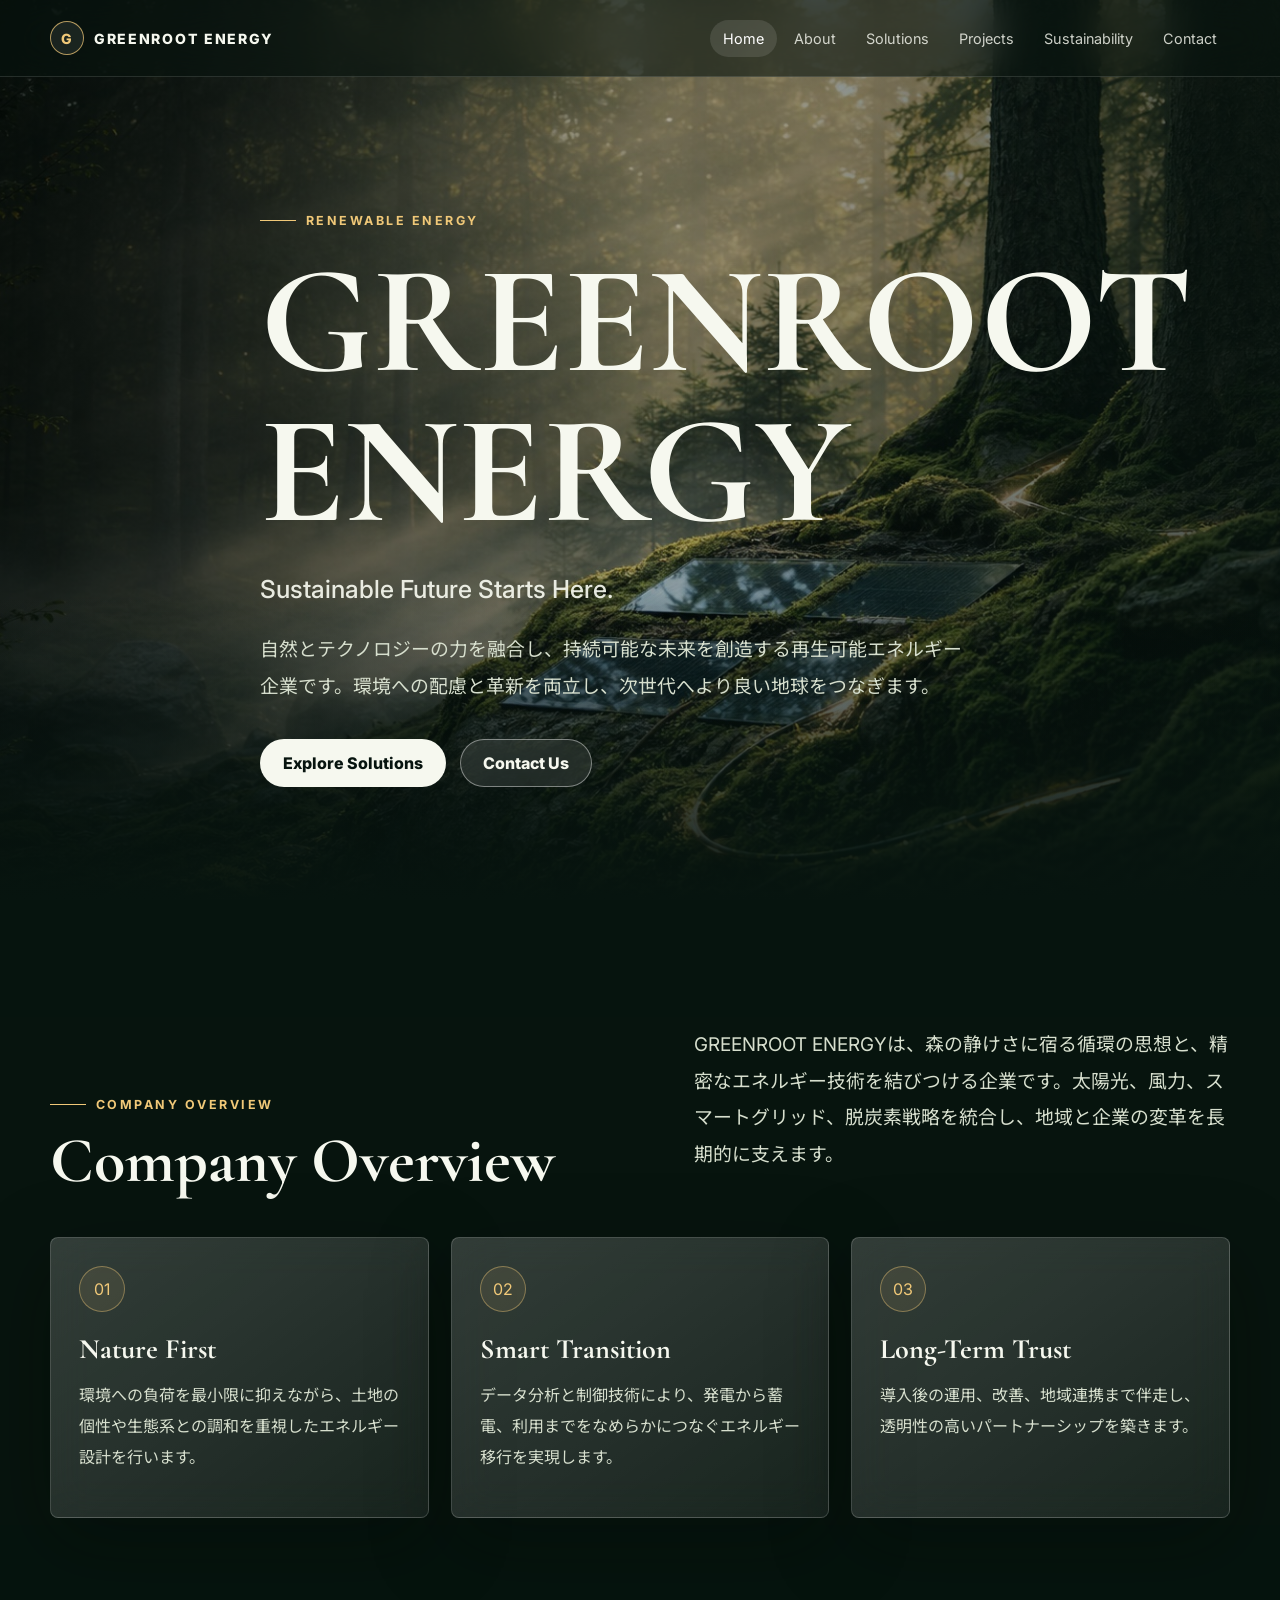
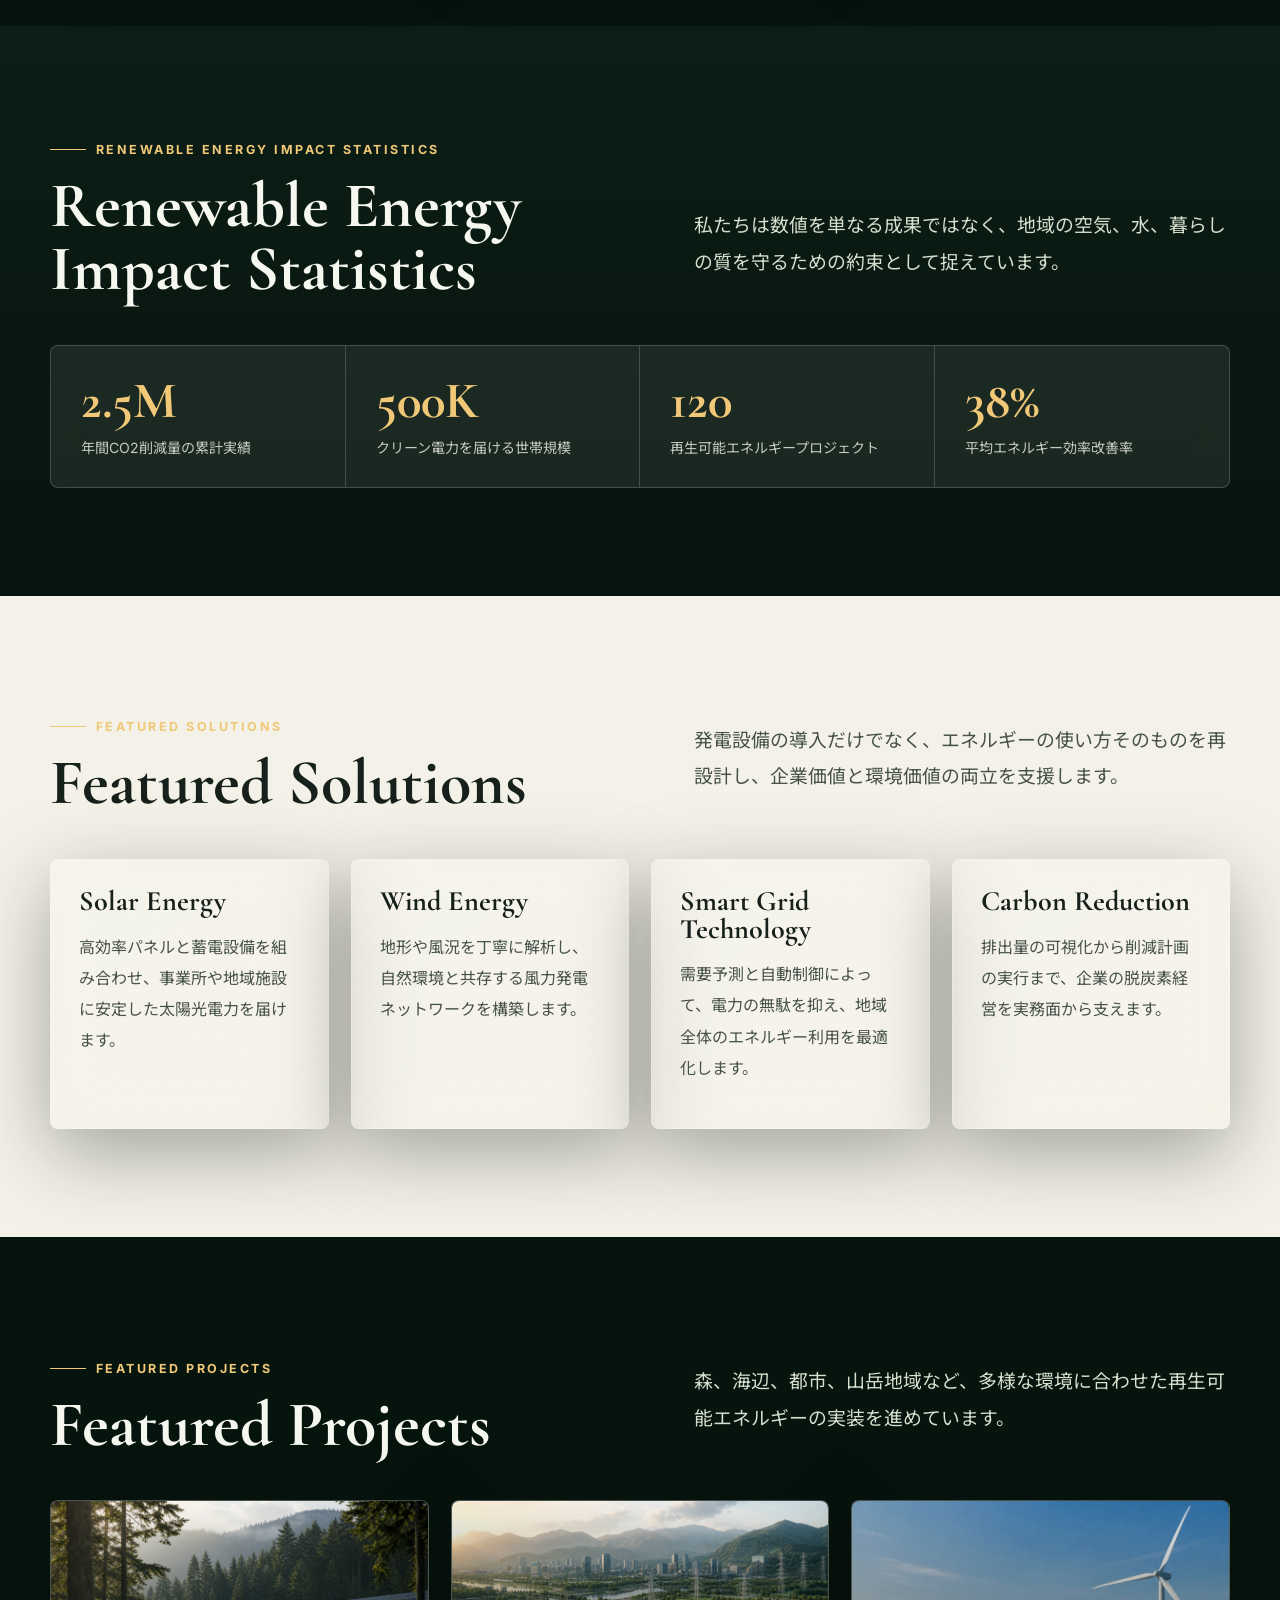
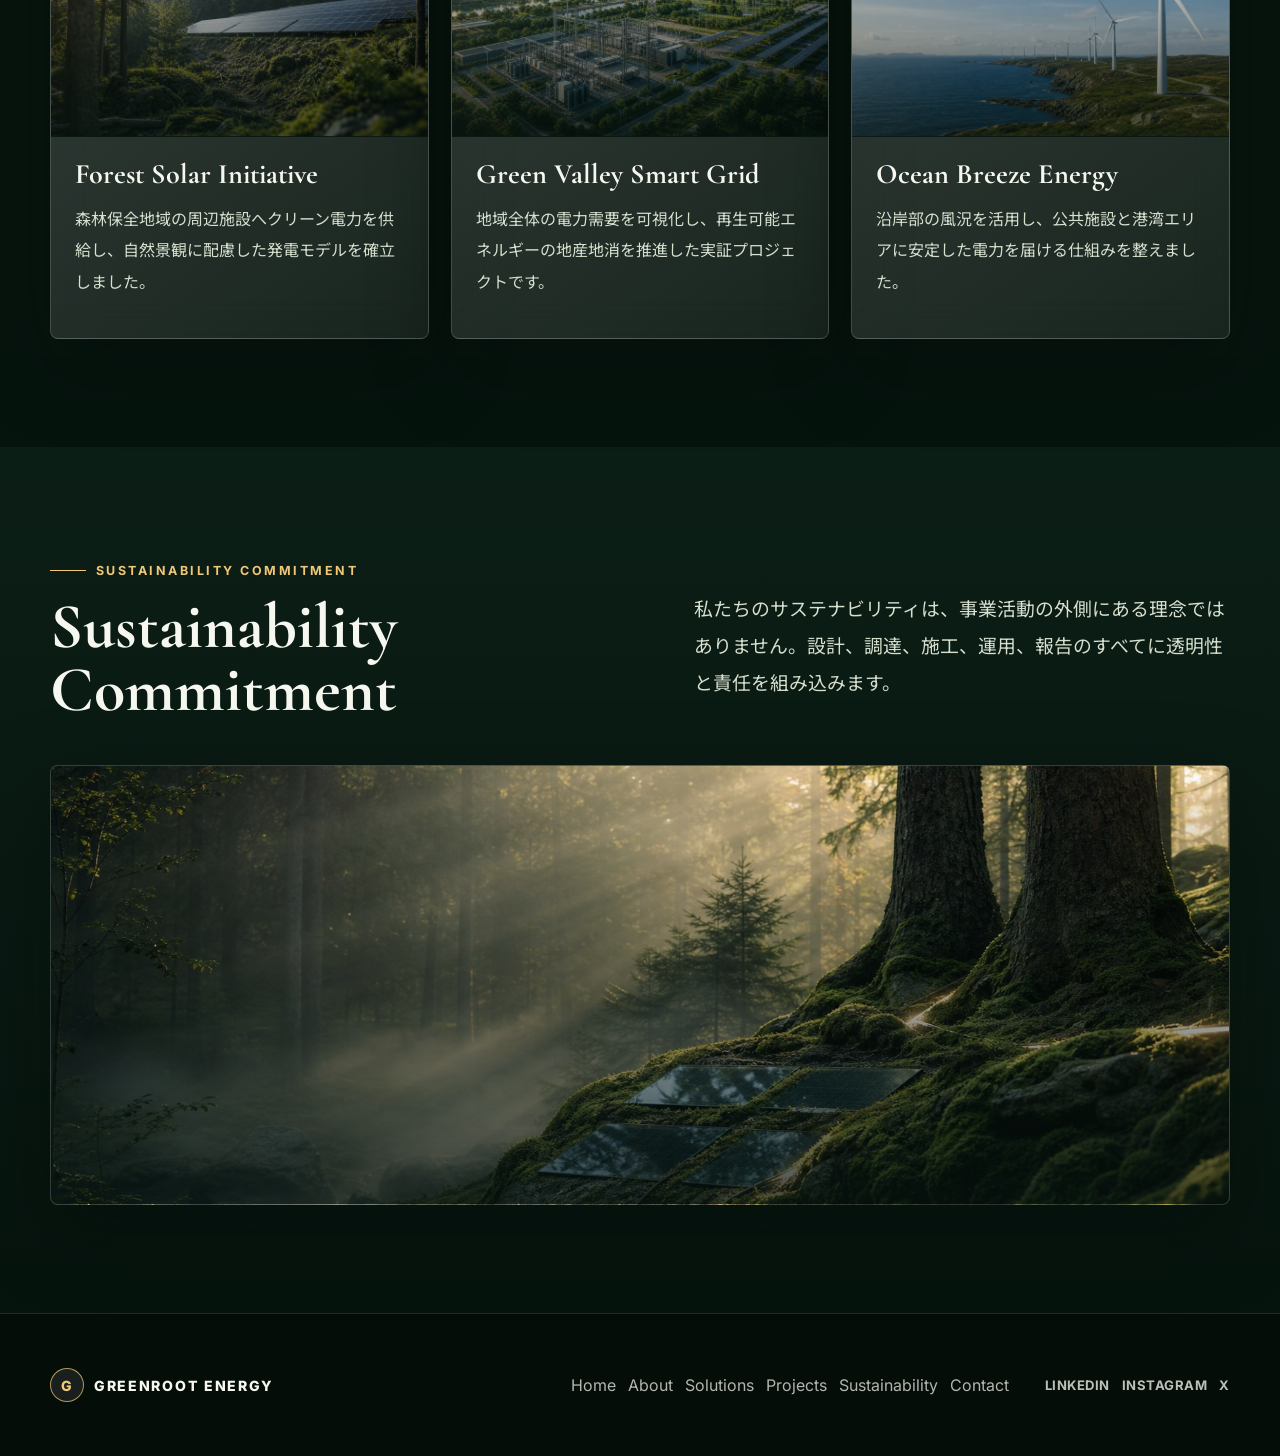
<file: index.html>
<!DOCTYPE html>
<html lang="en">
<head>
  <meta charset="UTF-8">
  <meta name="viewport" content="width=device-width, initial-scale=1.0">
  <meta name="description" content="GREENROOT ENERGY renewable energy corporate website.">
  <title>Home | GREENROOT ENERGY</title>
  <link rel="preconnect" href="https://fonts.googleapis.com">
  <link rel="preconnect" href="https://fonts.gstatic.com" crossorigin>
  <link href="https://fonts.googleapis.com/css2?family=Cormorant+Garamond:wght@600;700&family=Inter:wght@400;600;700;800&family=Noto+Sans+JP:wght@400;500;700&display=swap" rel="stylesheet">
  <link rel="stylesheet" href="assets/css/styles.css">
</head>
<body>
  <header class="site-header">
    <div class="nav-wrap">
      <a class="brand" href="index.html"><span class="brand-mark">G</span><span>GREENROOT ENERGY</span></a>
      <button class="menu-toggle" aria-label="Open navigation" aria-expanded="false"><span></span></button>
      <nav class="nav-links" aria-label="Primary navigation">
        <a class="active" href="index.html">Home</a>
        <a href="about.html">About</a>
        <a href="solutions.html">Solutions</a>
        <a href="projects.html">Projects</a>
        <a href="sustainability.html">Sustainability</a>
        <a href="contact.html">Contact</a>
      </nav>
    </div>
  </header>

  <main>
    <section class="hero">
      <div class="container hero-content reveal">
        <span class="eyebrow">Renewable Energy</span>
        <h1>GREENROOT ENERGY</h1>
        <p class="subtitle">Sustainable Future Starts Here.</p>
        <p class="lead">自然とテクノロジーの力を融合し、持続可能な未来を創造する再生可能エネルギー企業です。環境への配慮と革新を両立し、次世代へより良い地球をつなぎます。</p>
        <div class="actions">
          <a class="btn btn-primary" href="solutions.html">Explore Solutions</a>
          <a class="btn btn-secondary" href="contact.html">Contact Us</a>
        </div>
      </div>
    </section>

    <section class="section" id="overview">
      <div class="container">
        <div class="section-head reveal">
          <div>
            <span class="eyebrow">Company Overview</span>
            <h2>Company Overview</h2>
          </div>
          <p class="lead">GREENROOT ENERGYは、森の静けさに宿る循環の思想と、精密なエネルギー技術を結びつける企業です。太陽光、風力、スマートグリッド、脱炭素戦略を統合し、地域と企業の変革を長期的に支えます。</p>
        </div>
        <div class="grid grid-3">
          <article class="glass-card reveal">
            <span class="icon">01</span>
            <h3>Nature First</h3>
            <p>環境への負荷を最小限に抑えながら、土地の個性や生態系との調和を重視したエネルギー設計を行います。</p>
          </article>
          <article class="glass-card reveal">
            <span class="icon">02</span>
            <h3>Smart Transition</h3>
            <p>データ分析と制御技術により、発電から蓄電、利用までをなめらかにつなぐエネルギー移行を実現します。</p>
          </article>
          <article class="glass-card reveal">
            <span class="icon">03</span>
            <h3>Long-Term Trust</h3>
            <p>導入後の運用、改善、地域連携まで伴走し、透明性の高いパートナーシップを築きます。</p>
          </article>
        </div>
      </div>
    </section>

    <section class="section alt">
      <div class="container">
        <div class="section-head reveal">
          <div>
            <span class="eyebrow">Renewable Energy Impact Statistics</span>
            <h2>Renewable Energy Impact Statistics</h2>
          </div>
          <p class="lead">私たちは数値を単なる成果ではなく、地域の空気、水、暮らしの質を守るための約束として捉えています。</p>
        </div>
        <div class="stats-strip reveal">
          <div class="stat"><strong>2.5M</strong><span>年間CO2削減量の累計実績</span></div>
          <div class="stat"><strong>500K</strong><span>クリーン電力を届ける世帯規模</span></div>
          <div class="stat"><strong>120</strong><span>再生可能エネルギープロジェクト</span></div>
          <div class="stat"><strong>38%</strong><span>平均エネルギー効率改善率</span></div>
        </div>
      </div>
    </section>

    <section class="section light">
      <div class="container">
        <div class="section-head reveal">
          <div>
            <span class="eyebrow">Featured Solutions</span>
            <h2>Featured Solutions</h2>
          </div>
          <p class="lead">発電設備の導入だけでなく、エネルギーの使い方そのものを再設計し、企業価値と環境価値の両立を支援します。</p>
        </div>
        <div class="grid grid-4">
          <article class="glass-card reveal">
            <h3>Solar Energy</h3>
            <p>高効率パネルと蓄電設備を組み合わせ、事業所や地域施設に安定した太陽光電力を届けます。</p>
          </article>
          <article class="glass-card reveal">
            <h3>Wind Energy</h3>
            <p>地形や風況を丁寧に解析し、自然環境と共存する風力発電ネットワークを構築します。</p>
          </article>
          <article class="glass-card reveal">
            <h3>Smart Grid Technology</h3>
            <p>需要予測と自動制御によって、電力の無駄を抑え、地域全体のエネルギー利用を最適化します。</p>
          </article>
          <article class="glass-card reveal">
            <h3>Carbon Reduction</h3>
            <p>排出量の可視化から削減計画の実行まで、企業の脱炭素経営を実務面から支えます。</p>
          </article>
        </div>
      </div>
    </section>

    <section class="section">
      <div class="container">
        <div class="section-head reveal">
          <div>
            <span class="eyebrow">Featured Projects</span>
            <h2>Featured Projects</h2>
          </div>
          <p class="lead">森、海辺、都市、山岳地域など、多様な環境に合わせた再生可能エネルギーの実装を進めています。</p>
        </div>
        <div class="grid grid-3">
          <article class="project-card reveal">
            <div class="project-image">
              <img src="assets/images/home-forest-solar-initiative.jpg" alt="Solar panels integrated into a protected evergreen forest landscape">
            </div>
            <div class="project-body">
              <h3>Forest Solar Initiative</h3>
              <p>森林保全地域の周辺施設へクリーン電力を供給し、自然景観に配慮した発電モデルを確立しました。</p>
            </div>
          </article>
          <article class="project-card reveal">
            <div class="project-image">
              <img src="assets/images/home-green-valley-smart-grid.jpg" alt="Smart grid infrastructure powering a modern green city valley">
            </div>
            <div class="project-body">
              <h3>Green Valley Smart Grid</h3>
              <p>地域全体の電力需要を可視化し、再生可能エネルギーの地産地消を推進した実証プロジェクトです。</p>
            </div>
          </article>
          <article class="project-card reveal">
            <div class="project-image">
              <img src="assets/images/home-ocean-breeze-energy.jpg" alt="Coastal wind turbines along a blue ocean renewable energy site">
            </div>
            <div class="project-body">
              <h3>Ocean Breeze Energy</h3>
              <p>沿岸部の風況を活用し、公共施設と港湾エリアに安定した電力を届ける仕組みを整えました。</p>
            </div>
          </article>
        </div>
      </div>
    </section>

    <section class="section alt">
      <div class="container">
        <div class="section-head reveal">
          <div>
            <span class="eyebrow">Sustainability Commitment</span>
            <h2>Sustainability Commitment</h2>
          </div>
          <p class="lead">私たちのサステナビリティは、事業活動の外側にある理念ではありません。設計、調達、施工、運用、報告のすべてに透明性と責任を組み込みます。</p>
        </div>
        <div class="feature-media reveal"></div>
      </div>
    </section>
  </main>

  <footer class="site-footer">
    <div class="container footer-grid">
      <a class="brand" href="index.html"><span class="brand-mark">G</span><span>GREENROOT ENERGY</span></a>
      <nav class="footer-links" aria-label="Footer navigation">
        <a href="index.html">Home</a><a href="about.html">About</a><a href="solutions.html">Solutions</a><a href="projects.html">Projects</a><a href="sustainability.html">Sustainability</a><a href="contact.html">Contact</a>
      </nav>
      <div class="social-links" aria-label="Social links">
        <a href="#" aria-label="LinkedIn">LinkedIn</a><a href="#" aria-label="Instagram">Instagram</a><a href="#" aria-label="X">X</a>
      </div>
    </div>
  </footer>
  <script src="assets/js/main.js"></script>
</body>
</html>
</file>
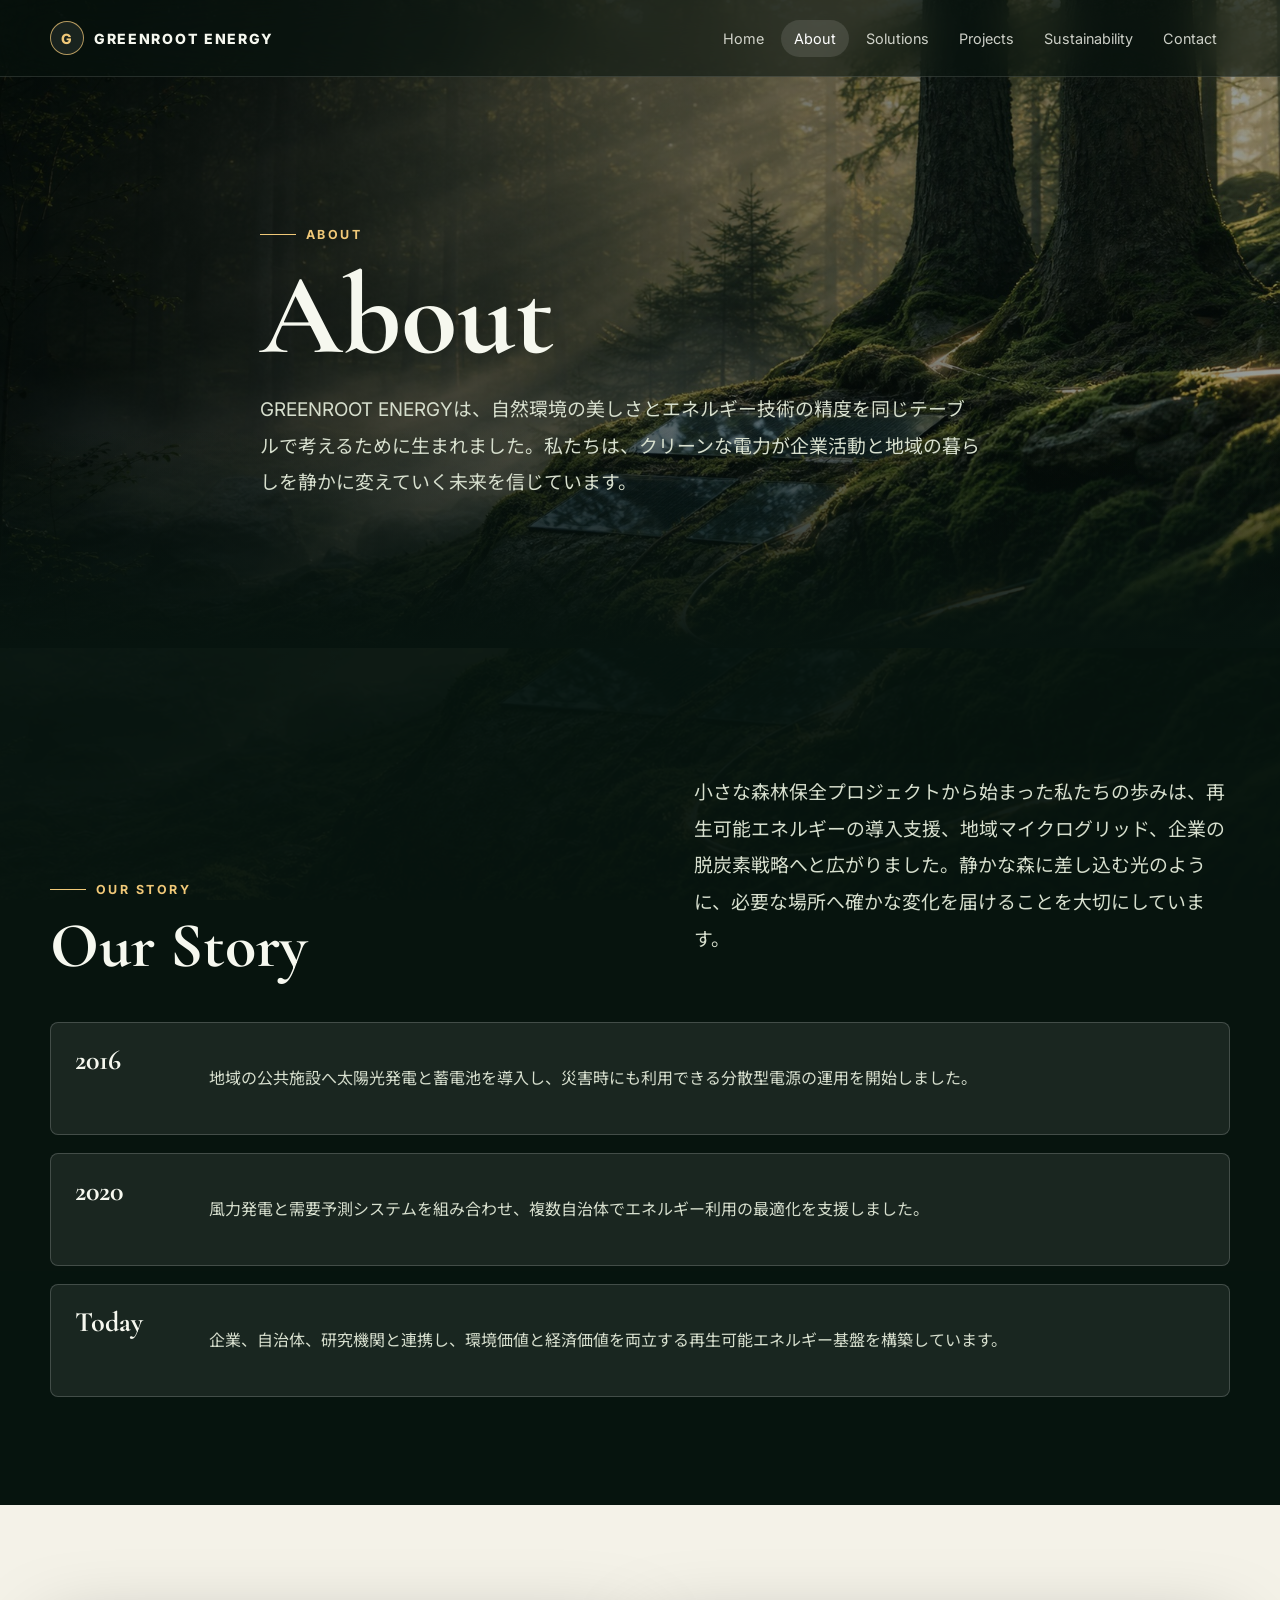
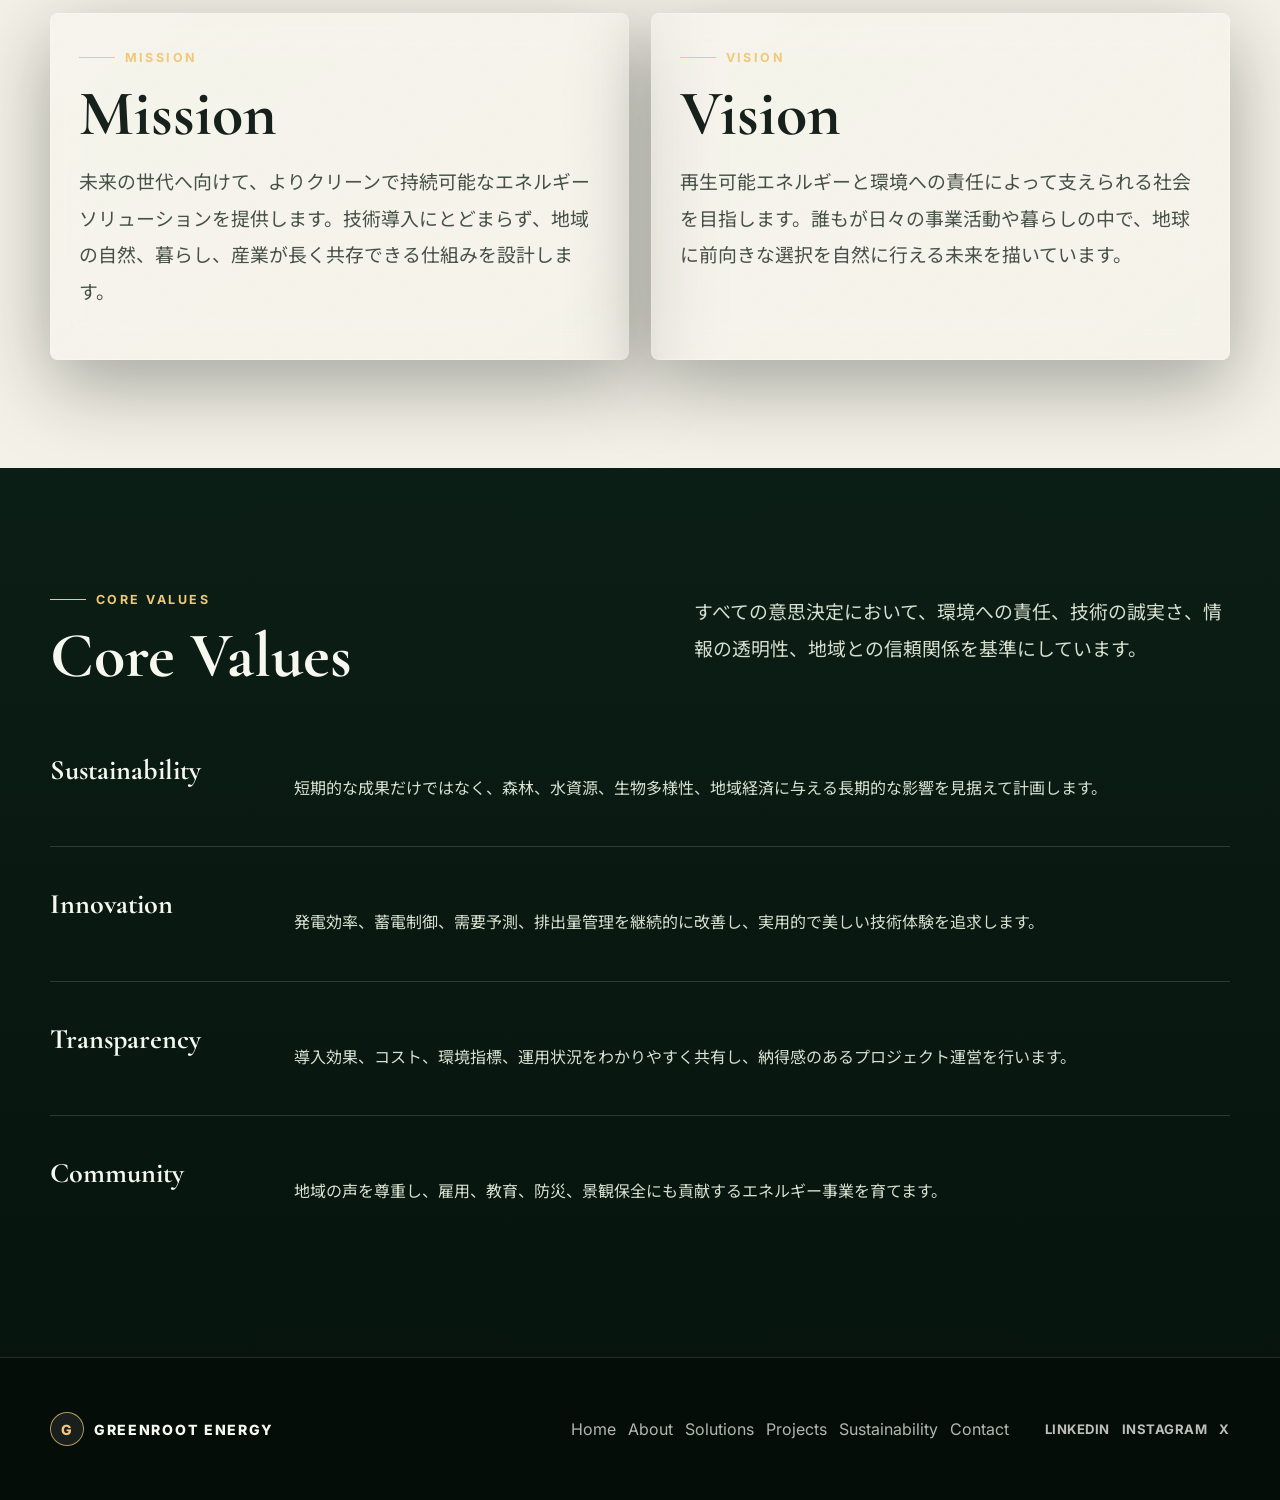
<file: about.html>
<!DOCTYPE html>
<html lang="en">
<head>
  <meta charset="UTF-8">
  <meta name="viewport" content="width=device-width, initial-scale=1.0">
  <title>About | GREENROOT ENERGY</title>
  <link rel="preconnect" href="https://fonts.googleapis.com">
  <link rel="preconnect" href="https://fonts.gstatic.com" crossorigin>
  <link href="https://fonts.googleapis.com/css2?family=Cormorant+Garamond:wght@600;700&family=Inter:wght@400;600;700;800&family=Noto+Sans+JP:wght@400;500;700&display=swap" rel="stylesheet">
  <link rel="stylesheet" href="assets/css/styles.css">
</head>
<body>
  <header class="site-header">
    <div class="nav-wrap">
      <a class="brand" href="index.html"><span class="brand-mark">G</span><span>GREENROOT ENERGY</span></a>
      <button class="menu-toggle" aria-label="Open navigation" aria-expanded="false"><span></span></button>
      <nav class="nav-links" aria-label="Primary navigation">
        <a href="index.html">Home</a><a class="active" href="about.html">About</a><a href="solutions.html">Solutions</a><a href="projects.html">Projects</a><a href="sustainability.html">Sustainability</a><a href="contact.html">Contact</a>
      </nav>
    </div>
  </header>

  <main>
    <section class="page-hero">
      <div class="container page-hero-content reveal">
        <span class="eyebrow">About</span>
        <h1>About</h1>
        <p class="lead">GREENROOT ENERGYは、自然環境の美しさとエネルギー技術の精度を同じテーブルで考えるために生まれました。私たちは、クリーンな電力が企業活動と地域の暮らしを静かに変えていく未来を信じています。</p>
      </div>
    </section>

    <section class="section">
      <div class="container">
        <div class="section-head reveal">
          <div>
            <span class="eyebrow">Our Story</span>
            <h2>Our Story</h2>
          </div>
          <p class="lead">小さな森林保全プロジェクトから始まった私たちの歩みは、再生可能エネルギーの導入支援、地域マイクログリッド、企業の脱炭素戦略へと広がりました。静かな森に差し込む光のように、必要な場所へ確かな変化を届けることを大切にしています。</p>
        </div>
        <div class="timeline">
          <div class="timeline-item reveal">
            <h3>2016</h3>
            <p>地域の公共施設へ太陽光発電と蓄電池を導入し、災害時にも利用できる分散型電源の運用を開始しました。</p>
          </div>
          <div class="timeline-item reveal">
            <h3>2020</h3>
            <p>風力発電と需要予測システムを組み合わせ、複数自治体でエネルギー利用の最適化を支援しました。</p>
          </div>
          <div class="timeline-item reveal">
            <h3>Today</h3>
            <p>企業、自治体、研究機関と連携し、環境価値と経済価値を両立する再生可能エネルギー基盤を構築しています。</p>
          </div>
        </div>
      </div>
    </section>

    <section class="section light">
      <div class="container">
        <div class="grid grid-2">
          <article class="glass-card reveal">
            <span class="eyebrow">Mission</span>
            <h2>Mission</h2>
            <p class="lead">未来の世代へ向けて、よりクリーンで持続可能なエネルギーソリューションを提供します。技術導入にとどまらず、地域の自然、暮らし、産業が長く共存できる仕組みを設計します。</p>
          </article>
          <article class="glass-card reveal">
            <span class="eyebrow">Vision</span>
            <h2>Vision</h2>
            <p class="lead">再生可能エネルギーと環境への責任によって支えられる社会を目指します。誰もが日々の事業活動や暮らしの中で、地球に前向きな選択を自然に行える未来を描いています。</p>
          </article>
        </div>
      </div>
    </section>

    <section class="section alt">
      <div class="container">
        <div class="section-head reveal">
          <div>
            <span class="eyebrow">Core Values</span>
            <h2>Core Values</h2>
          </div>
          <p class="lead">すべての意思決定において、環境への責任、技術の誠実さ、情報の透明性、地域との信頼関係を基準にしています。</p>
        </div>
        <div class="values-list">
          <div class="value-row reveal">
            <h3>Sustainability</h3>
            <p>短期的な成果だけではなく、森林、水資源、生物多様性、地域経済に与える長期的な影響を見据えて計画します。</p>
          </div>
          <div class="value-row reveal">
            <h3>Innovation</h3>
            <p>発電効率、蓄電制御、需要予測、排出量管理を継続的に改善し、実用的で美しい技術体験を追求します。</p>
          </div>
          <div class="value-row reveal">
            <h3>Transparency</h3>
            <p>導入効果、コスト、環境指標、運用状況をわかりやすく共有し、納得感のあるプロジェクト運営を行います。</p>
          </div>
          <div class="value-row reveal">
            <h3>Community</h3>
            <p>地域の声を尊重し、雇用、教育、防災、景観保全にも貢献するエネルギー事業を育てます。</p>
          </div>
        </div>
      </div>
    </section>
  </main>

  <footer class="site-footer">
    <div class="container footer-grid">
      <a class="brand" href="index.html"><span class="brand-mark">G</span><span>GREENROOT ENERGY</span></a>
      <nav class="footer-links" aria-label="Footer navigation"><a href="index.html">Home</a><a href="about.html">About</a><a href="solutions.html">Solutions</a><a href="projects.html">Projects</a><a href="sustainability.html">Sustainability</a><a href="contact.html">Contact</a></nav>
      <div class="social-links" aria-label="Social links"><a href="#" aria-label="LinkedIn">LinkedIn</a><a href="#" aria-label="Instagram">Instagram</a><a href="#" aria-label="X">X</a></div>
    </div>
  </footer>
  <script src="assets/js/main.js"></script>
</body>
</html>
</file>
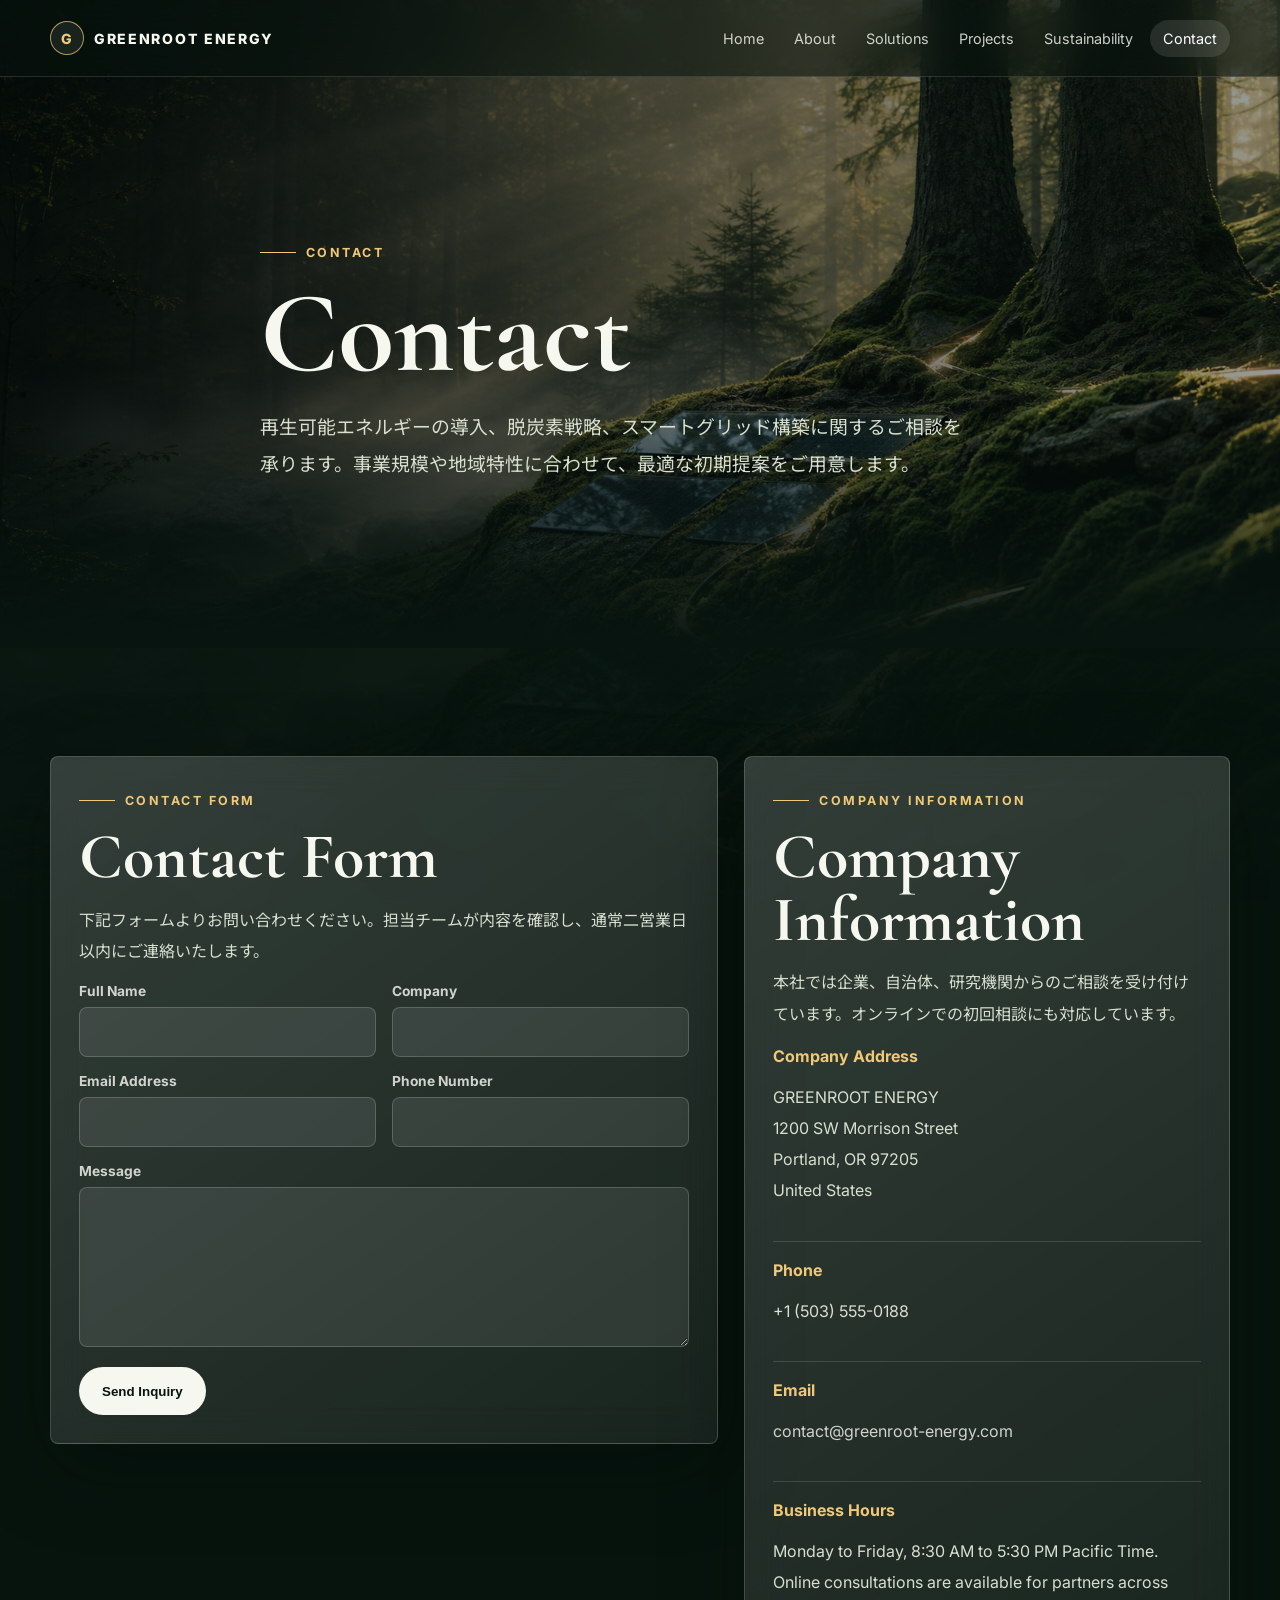
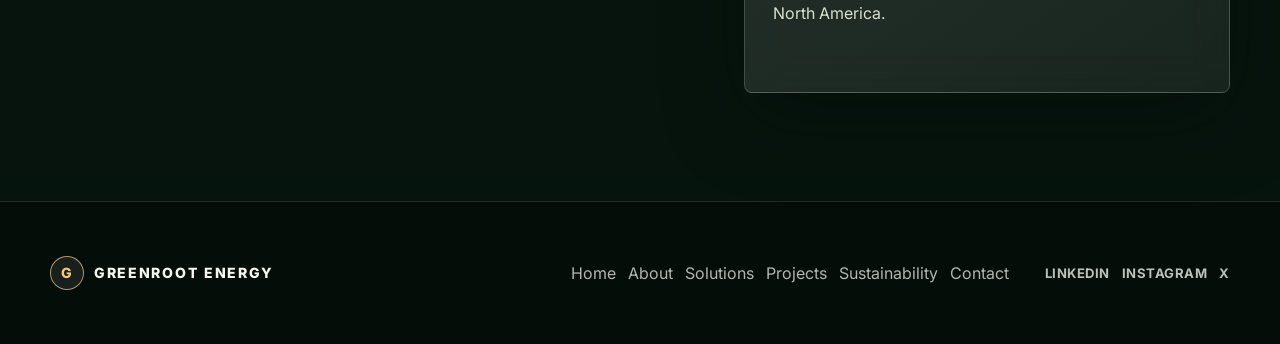
<file: contact.html>
<!DOCTYPE html>
<html lang="en">
<head>
  <meta charset="UTF-8">
  <meta name="viewport" content="width=device-width, initial-scale=1.0">
  <title>Contact | GREENROOT ENERGY</title>
  <link rel="preconnect" href="https://fonts.googleapis.com">
  <link rel="preconnect" href="https://fonts.gstatic.com" crossorigin>
  <link href="https://fonts.googleapis.com/css2?family=Cormorant+Garamond:wght@600;700&family=Inter:wght@400;600;700;800&family=Noto+Sans+JP:wght@400;500;700&display=swap" rel="stylesheet">
  <link rel="stylesheet" href="assets/css/styles.css">
</head>
<body>
  <header class="site-header">
    <div class="nav-wrap">
      <a class="brand" href="index.html"><span class="brand-mark">G</span><span>GREENROOT ENERGY</span></a>
      <button class="menu-toggle" aria-label="Open navigation" aria-expanded="false"><span></span></button>
      <nav class="nav-links" aria-label="Primary navigation">
        <a href="index.html">Home</a><a href="about.html">About</a><a href="solutions.html">Solutions</a><a href="projects.html">Projects</a><a href="sustainability.html">Sustainability</a><a class="active" href="contact.html">Contact</a>
      </nav>
    </div>
  </header>

  <main>
    <section class="page-hero">
      <div class="container page-hero-content reveal">
        <span class="eyebrow">Contact</span>
        <h1>Contact</h1>
        <p class="lead">再生可能エネルギーの導入、脱炭素戦略、スマートグリッド構築に関するご相談を承ります。事業規模や地域特性に合わせて、最適な初期提案をご用意します。</p>
      </div>
    </section>

    <section class="section">
      <div class="container contact-layout">
        <div class="contact-card reveal">
          <span class="eyebrow">Contact Form</span>
          <h2>Contact Form</h2>
          <p>下記フォームよりお問い合わせください。担当チームが内容を確認し、通常二営業日以内にご連絡いたします。</p>
          <form class="form-grid contact-form" action="#" method="post">
            <div class="field">
              <label for="name">Full Name</label>
              <input id="name" name="name" type="text" autocomplete="name" required>
            </div>
            <div class="field">
              <label for="company">Company</label>
              <input id="company" name="company" type="text" autocomplete="organization">
            </div>
            <div class="field">
              <label for="email">Email Address</label>
              <input id="email" name="email" type="email" autocomplete="email" required>
            </div>
            <div class="field">
              <label for="phone">Phone Number</label>
              <input id="phone" name="phone" type="tel" autocomplete="tel">
            </div>
            <div class="field full">
              <label for="message">Message</label>
              <textarea id="message" name="message" required></textarea>
            </div>
            <div class="field full">
              <button class="btn btn-primary" type="submit">Send Inquiry</button>
            </div>
          </form>
        </div>

        <aside class="contact-card reveal">
          <span class="eyebrow">Company Information</span>
          <h2>Company Information</h2>
          <p>本社では企業、自治体、研究機関からのご相談を受け付けています。オンラインでの初回相談にも対応しています。</p>
          <div class="info-list">
            <div>
              <strong>Company Address</strong>
              <p>GREENROOT ENERGY<br>1200 SW Morrison Street<br>Portland, OR 97205<br>United States</p>
            </div>
            <div>
              <strong>Phone</strong>
              <p>+1 (503) 555-0188</p>
            </div>
            <div>
              <strong>Email</strong>
              <p><a href="mailto:contact@greenroot-energy.com">contact@greenroot-energy.com</a></p>
            </div>
            <div>
              <strong>Business Hours</strong>
              <p>Monday to Friday, 8:30 AM to 5:30 PM Pacific Time. Online consultations are available for partners across North America.</p>
            </div>
          </div>
        </aside>
      </div>
    </section>
  </main>

  <div class="success-modal" id="contact-success" aria-hidden="true" role="dialog" aria-modal="true" aria-labelledby="success-title">
    <div class="success-dialog" role="document">
      <button class="success-close" type="button" aria-label="Close message">&times;</button>
      <span class="success-mark" aria-hidden="true">✓</span>
      <p class="eyebrow">Inquiry Received</p>
      <h2 id="success-title">Thank You</h2>
      <p>Thank you for contacting GREENROOT ENERGY.</p>
      <p>Our team will review your inquiry and respond as soon as possible.</p>
    </div>
  </div>

  <footer class="site-footer">
    <div class="container footer-grid">
      <a class="brand" href="index.html"><span class="brand-mark">G</span><span>GREENROOT ENERGY</span></a>
      <nav class="footer-links" aria-label="Footer navigation"><a href="index.html">Home</a><a href="about.html">About</a><a href="solutions.html">Solutions</a><a href="projects.html">Projects</a><a href="sustainability.html">Sustainability</a><a href="contact.html">Contact</a></nav>
      <div class="social-links" aria-label="Social links"><a href="#" aria-label="LinkedIn">LinkedIn</a><a href="#" aria-label="Instagram">Instagram</a><a href="#" aria-label="X">X</a></div>
    </div>
  </footer>
  <script src="assets/js/main.js"></script>
</body>
</html>
</file>
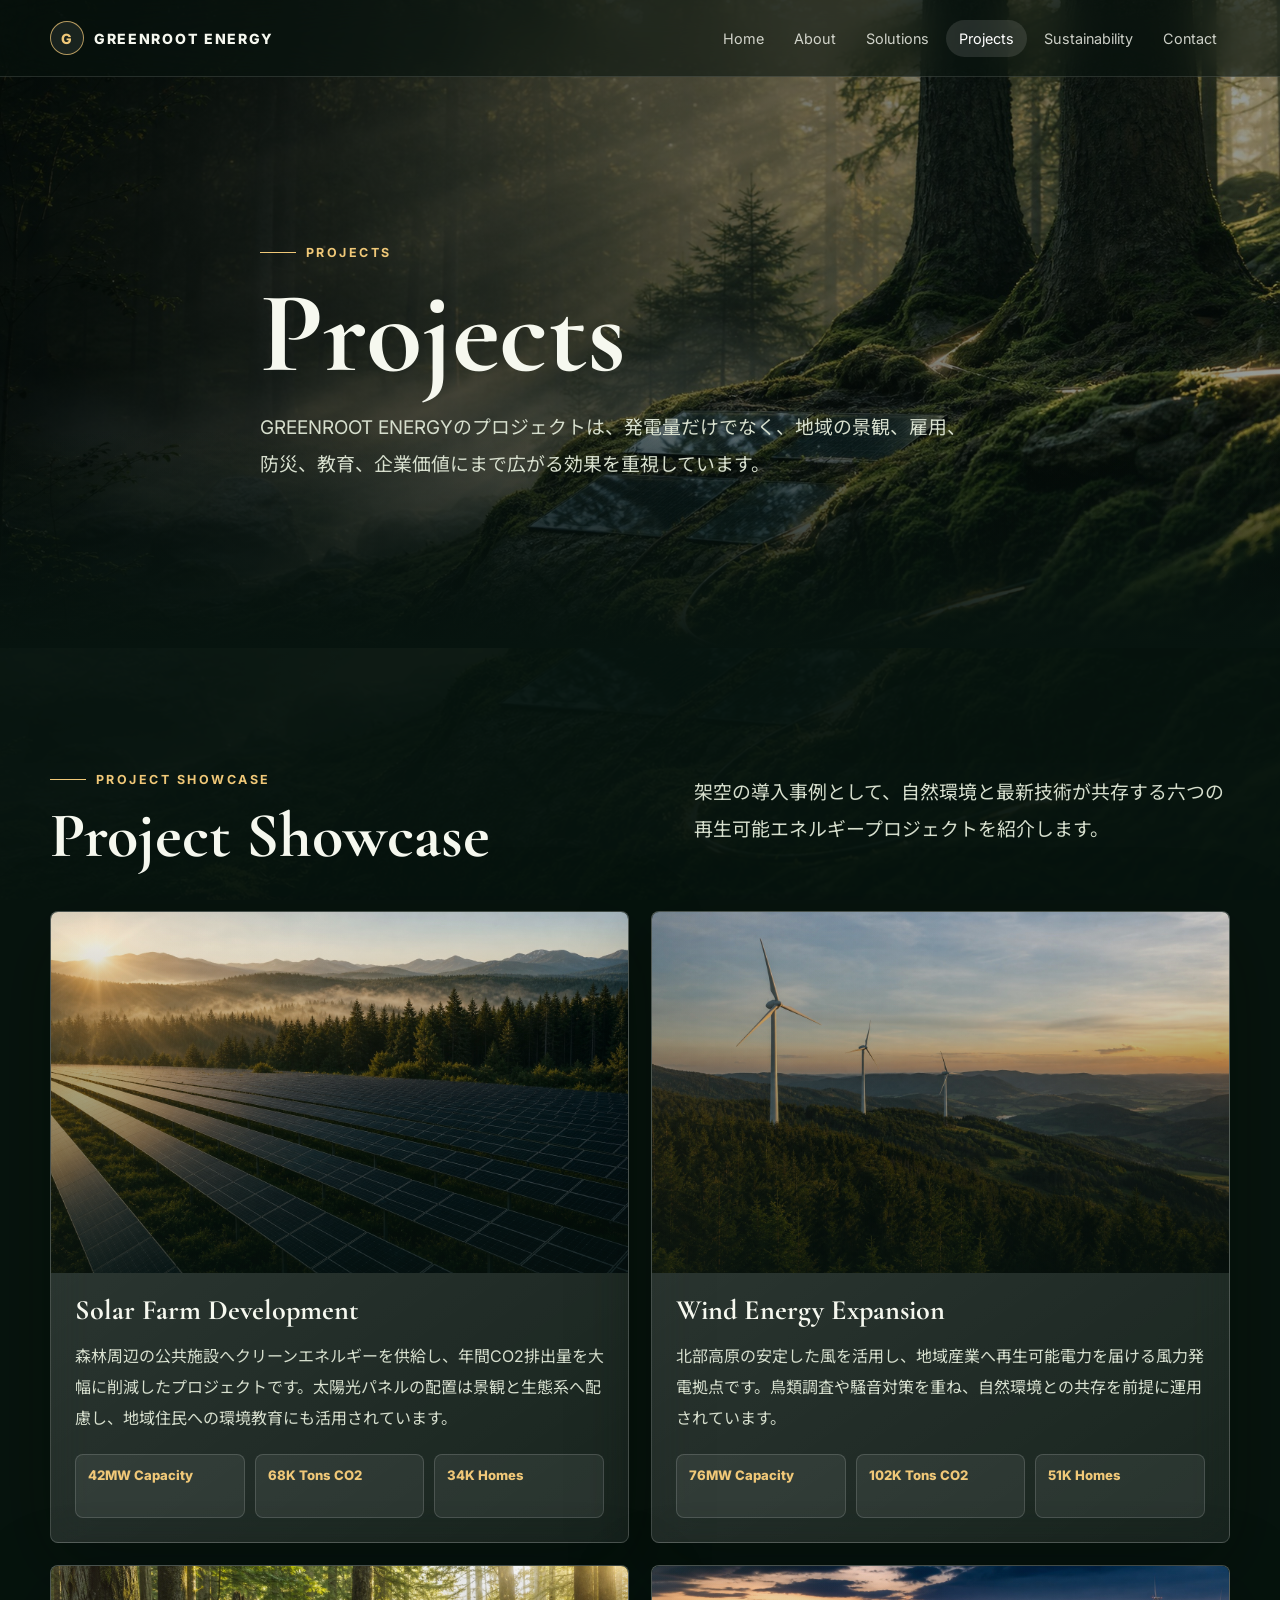
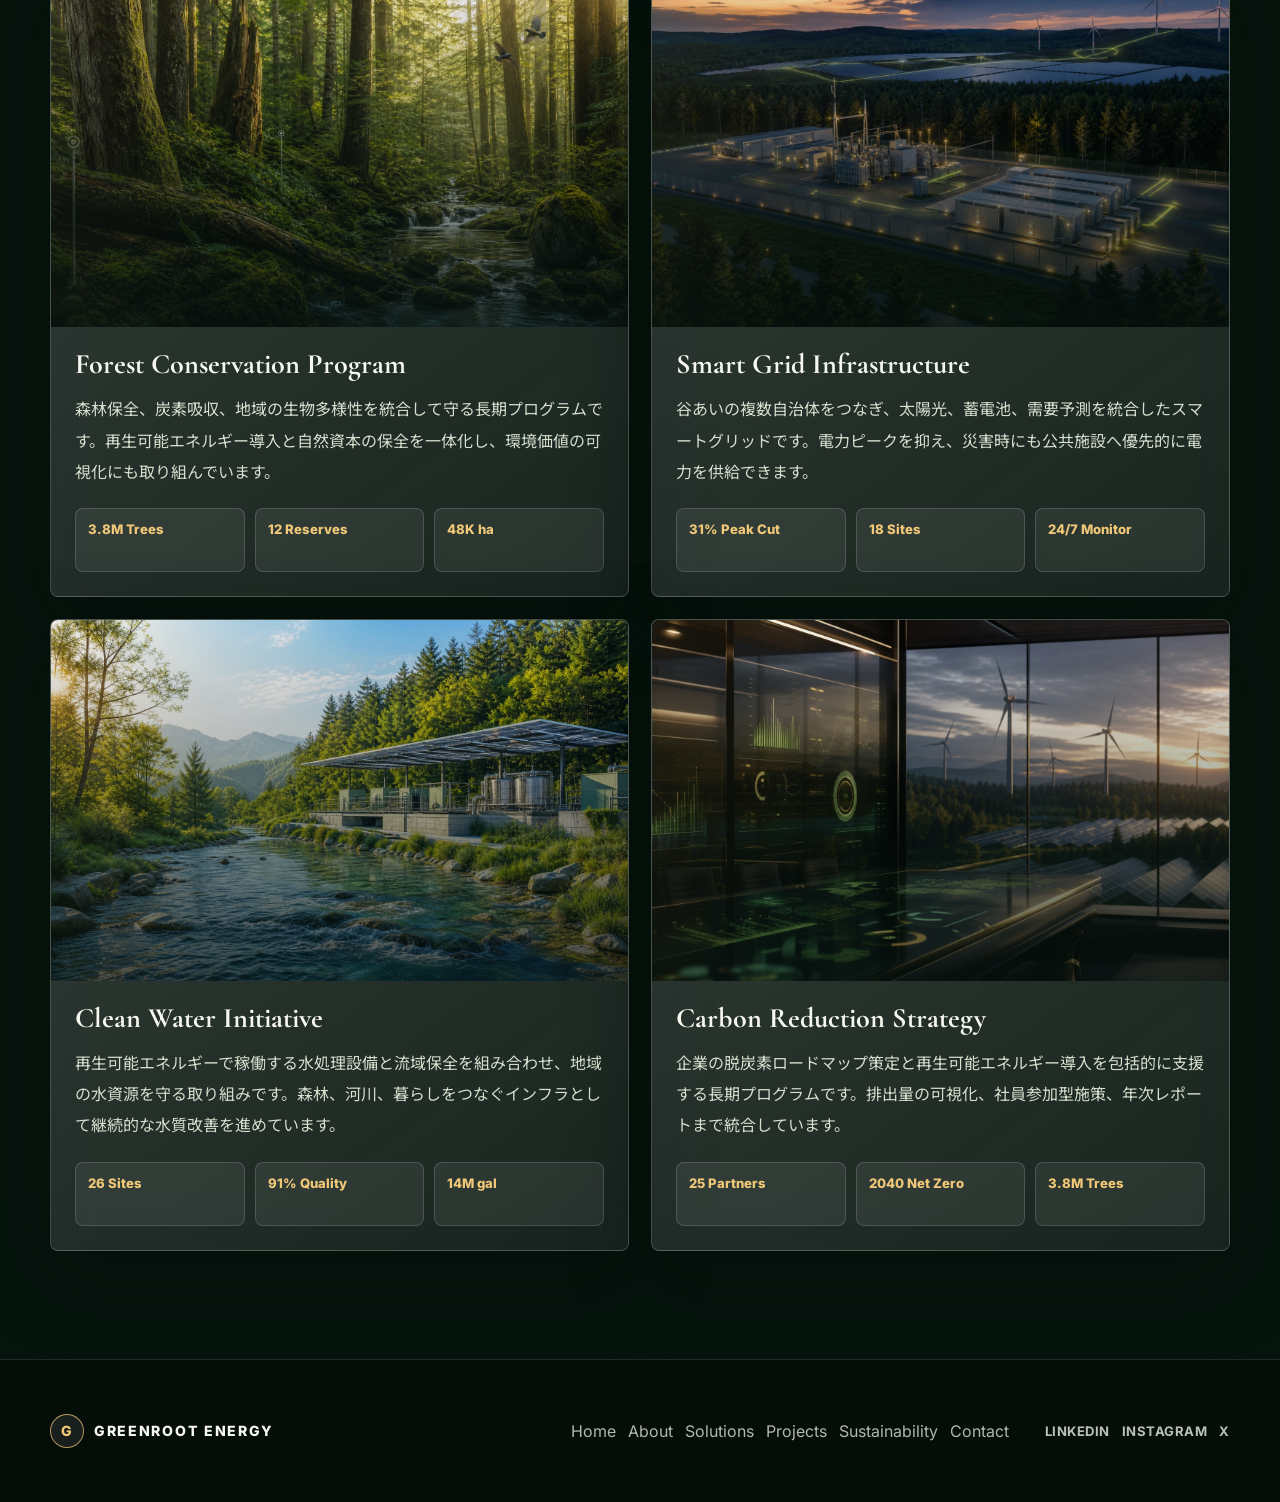
<file: projects.html>
<!DOCTYPE html>
<html lang="en">
<head>
  <meta charset="UTF-8">
  <meta name="viewport" content="width=device-width, initial-scale=1.0">
  <title>Projects | GREENROOT ENERGY</title>
  <link rel="preconnect" href="https://fonts.googleapis.com">
  <link rel="preconnect" href="https://fonts.gstatic.com" crossorigin>
  <link href="https://fonts.googleapis.com/css2?family=Cormorant+Garamond:wght@600;700&family=Inter:wght@400;600;700;800&family=Noto+Sans+JP:wght@400;500;700&display=swap" rel="stylesheet">
  <link rel="stylesheet" href="assets/css/styles.css">
</head>
<body>
  <header class="site-header">
    <div class="nav-wrap">
      <a class="brand" href="index.html"><span class="brand-mark">G</span><span>GREENROOT ENERGY</span></a>
      <button class="menu-toggle" aria-label="Open navigation" aria-expanded="false"><span></span></button>
      <nav class="nav-links" aria-label="Primary navigation">
        <a href="index.html">Home</a><a href="about.html">About</a><a href="solutions.html">Solutions</a><a class="active" href="projects.html">Projects</a><a href="sustainability.html">Sustainability</a><a href="contact.html">Contact</a>
      </nav>
    </div>
  </header>

  <main>
    <section class="page-hero">
      <div class="container page-hero-content reveal">
        <span class="eyebrow">Projects</span>
        <h1>Projects</h1>
        <p class="lead">GREENROOT ENERGYのプロジェクトは、発電量だけでなく、地域の景観、雇用、防災、教育、企業価値にまで広がる効果を重視しています。</p>
      </div>
    </section>

    <section class="section">
      <div class="container">
        <div class="section-head reveal">
          <div>
            <span class="eyebrow">Project Showcase</span>
            <h2>Project Showcase</h2>
          </div>
          <p class="lead">架空の導入事例として、自然環境と最新技術が共存する六つの再生可能エネルギープロジェクトを紹介します。</p>
        </div>
        <div class="grid grid-2">
          <article class="project-card reveal">
            <div class="project-image">
              <img src="assets/images/project-solar-farm-development.jpg" alt="Solar panels extending along a preserved forest edge">
            </div>
            <div class="project-body">
              <h3>Solar Farm Development</h3>
              <p>森林周辺の公共施設へクリーンエネルギーを供給し、年間CO2排出量を大幅に削減したプロジェクトです。太陽光パネルの配置は景観と生態系へ配慮し、地域住民への環境教育にも活用されています。</p>
              <div class="impact-list"><span>42MW Capacity</span><span>68K Tons CO2</span><span>34K Homes</span></div>
            </div>
          </article>
          <article class="project-card reveal">
            <div class="project-image">
              <img src="assets/images/project-wind-energy-expansion.jpg" alt="Wind turbines across a forested renewable energy ridge">
            </div>
            <div class="project-body">
              <h3>Wind Energy Expansion</h3>
              <p>北部高原の安定した風を活用し、地域産業へ再生可能電力を届ける風力発電拠点です。鳥類調査や騒音対策を重ね、自然環境との共存を前提に運用されています。</p>
              <div class="impact-list"><span>76MW Capacity</span><span>102K Tons CO2</span><span>51K Homes</span></div>
            </div>
          </article>
          <article class="project-card reveal">
            <div class="project-image">
              <img src="assets/images/project-forest-conservation-program.jpg" alt="Protected evergreen forest with clear water and filtered sunlight">
            </div>
            <div class="project-body">
              <h3>Forest Conservation Program</h3>
              <p>森林保全、炭素吸収、地域の生物多様性を統合して守る長期プログラムです。再生可能エネルギー導入と自然資本の保全を一体化し、環境価値の可視化にも取り組んでいます。</p>
              <div class="impact-list"><span>3.8M Trees</span><span>12 Reserves</span><span>48K ha</span></div>
            </div>
          </article>
          <article class="project-card reveal">
            <div class="project-image">
              <img src="assets/images/project-smart-grid-infrastructure.jpg" alt="Smart grid infrastructure with renewable energy systems near forest">
            </div>
            <div class="project-body">
              <h3>Smart Grid Infrastructure</h3>
              <p>谷あいの複数自治体をつなぎ、太陽光、蓄電池、需要予測を統合したスマートグリッドです。電力ピークを抑え、災害時にも公共施設へ優先的に電力を供給できます。</p>
              <div class="impact-list"><span>31% Peak Cut</span><span>18 Sites</span><span>24/7 Monitor</span></div>
            </div>
          </article>
          <article class="project-card reveal">
            <div class="project-image">
              <img src="assets/images/project-clean-water-initiative.jpg" alt="Clean river restoration site with renewable-powered water infrastructure">
            </div>
            <div class="project-body">
              <h3>Clean Water Initiative</h3>
              <p>再生可能エネルギーで稼働する水処理設備と流域保全を組み合わせ、地域の水資源を守る取り組みです。森林、河川、暮らしをつなぐインフラとして継続的な水質改善を進めています。</p>
              <div class="impact-list"><span>26 Sites</span><span>91% Quality</span><span>14M gal</span></div>
            </div>
          </article>
          <article class="project-card reveal">
            <div class="project-image">
              <img src="assets/images/project-carbon-reduction-strategy.jpg" alt="Decarbonization operations room overlooking renewable energy assets">
            </div>
            <div class="project-body">
              <h3>Carbon Reduction Strategy</h3>
              <p>企業の脱炭素ロードマップ策定と再生可能エネルギー導入を包括的に支援する長期プログラムです。排出量の可視化、社員参加型施策、年次レポートまで統合しています。</p>
              <div class="impact-list"><span>25 Partners</span><span>2040 Net Zero</span><span>3.8M Trees</span></div>
            </div>
          </article>
        </div>
      </div>
    </section>
  </main>

  <footer class="site-footer">
    <div class="container footer-grid">
      <a class="brand" href="index.html"><span class="brand-mark">G</span><span>GREENROOT ENERGY</span></a>
      <nav class="footer-links" aria-label="Footer navigation"><a href="index.html">Home</a><a href="about.html">About</a><a href="solutions.html">Solutions</a><a href="projects.html">Projects</a><a href="sustainability.html">Sustainability</a><a href="contact.html">Contact</a></nav>
      <div class="social-links" aria-label="Social links"><a href="#" aria-label="LinkedIn">LinkedIn</a><a href="#" aria-label="Instagram">Instagram</a><a href="#" aria-label="X">X</a></div>
    </div>
  </footer>
  <script src="assets/js/main.js"></script>
</body>
</html>
</file>
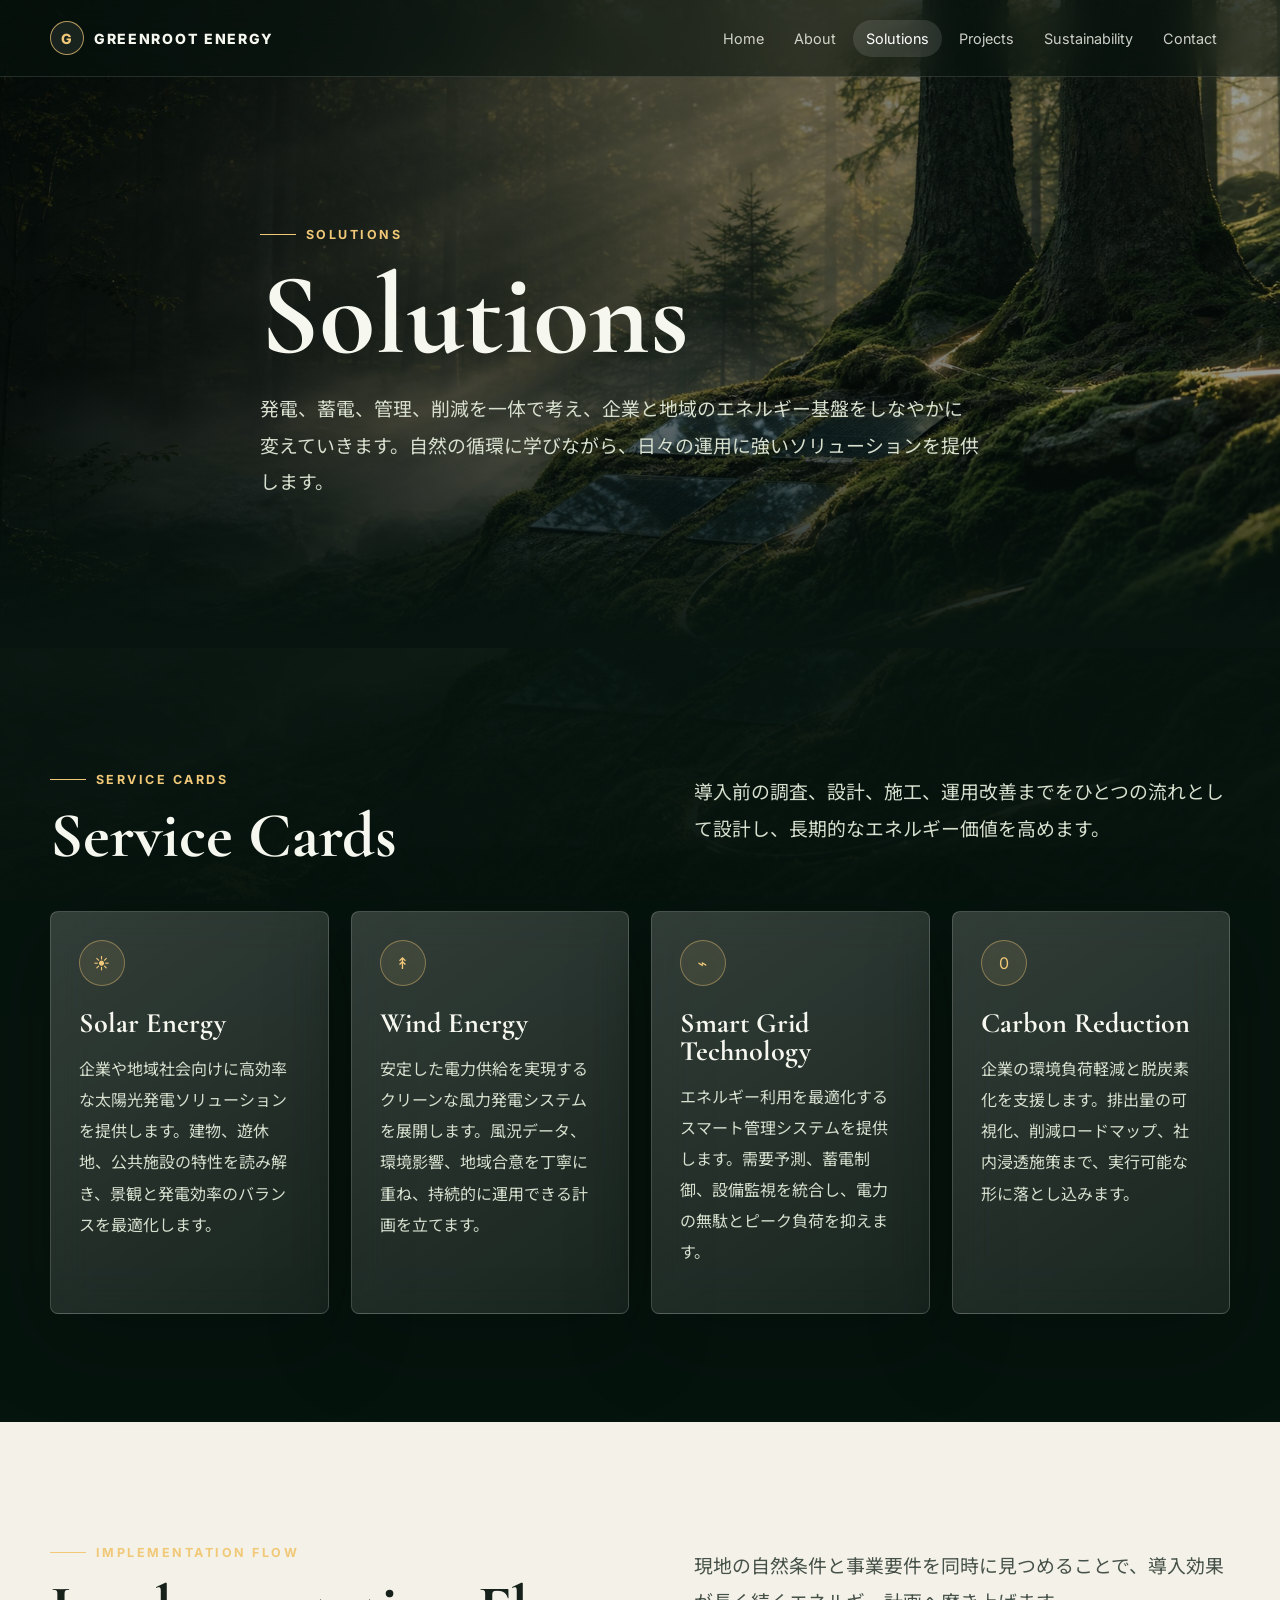
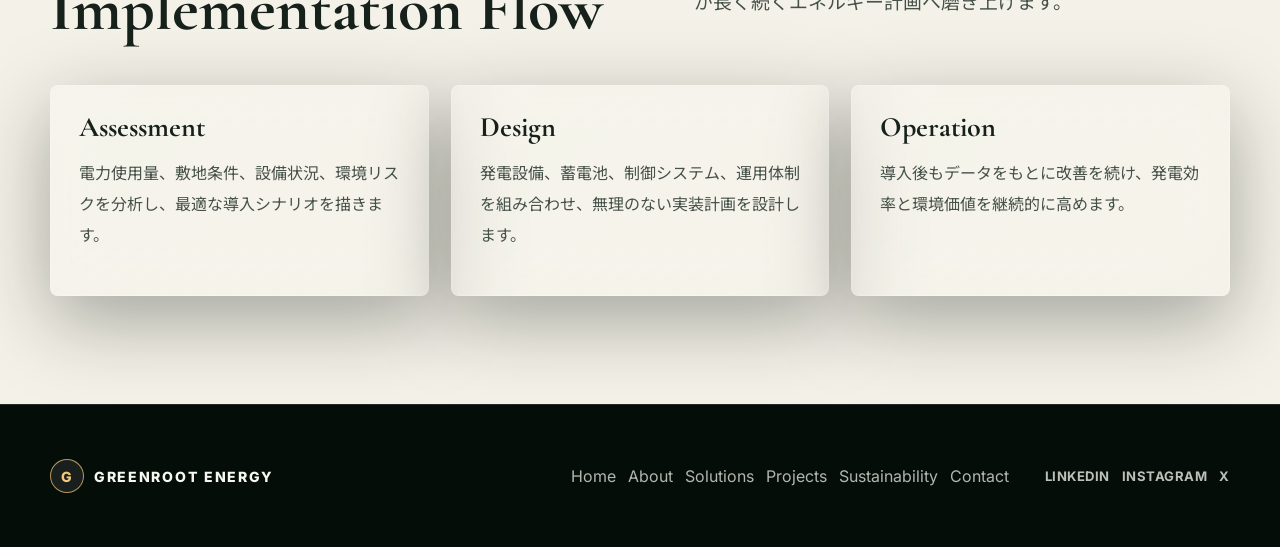
<file: solutions.html>
<!DOCTYPE html>
<html lang="en">
<head>
  <meta charset="UTF-8">
  <meta name="viewport" content="width=device-width, initial-scale=1.0">
  <title>Solutions | GREENROOT ENERGY</title>
  <link rel="preconnect" href="https://fonts.googleapis.com">
  <link rel="preconnect" href="https://fonts.gstatic.com" crossorigin>
  <link href="https://fonts.googleapis.com/css2?family=Cormorant+Garamond:wght@600;700&family=Inter:wght@400;600;700;800&family=Noto+Sans+JP:wght@400;500;700&display=swap" rel="stylesheet">
  <link rel="stylesheet" href="assets/css/styles.css">
</head>
<body>
  <header class="site-header">
    <div class="nav-wrap">
      <a class="brand" href="index.html"><span class="brand-mark">G</span><span>GREENROOT ENERGY</span></a>
      <button class="menu-toggle" aria-label="Open navigation" aria-expanded="false"><span></span></button>
      <nav class="nav-links" aria-label="Primary navigation">
        <a href="index.html">Home</a><a href="about.html">About</a><a class="active" href="solutions.html">Solutions</a><a href="projects.html">Projects</a><a href="sustainability.html">Sustainability</a><a href="contact.html">Contact</a>
      </nav>
    </div>
  </header>

  <main>
    <section class="page-hero">
      <div class="container page-hero-content reveal">
        <span class="eyebrow">Solutions</span>
        <h1>Solutions</h1>
        <p class="lead">発電、蓄電、管理、削減を一体で考え、企業と地域のエネルギー基盤をしなやかに変えていきます。自然の循環に学びながら、日々の運用に強いソリューションを提供します。</p>
      </div>
    </section>

    <section class="section">
      <div class="container">
        <div class="section-head reveal">
          <div>
            <span class="eyebrow">Service Cards</span>
            <h2>Service Cards</h2>
          </div>
          <p class="lead">導入前の調査、設計、施工、運用改善までをひとつの流れとして設計し、長期的なエネルギー価値を高めます。</p>
        </div>
        <div class="grid grid-4">
          <article class="glass-card reveal">
            <span class="icon">☀</span>
            <h3>Solar Energy</h3>
            <p>企業や地域社会向けに高効率な太陽光発電ソリューションを提供します。建物、遊休地、公共施設の特性を読み解き、景観と発電効率のバランスを最適化します。</p>
          </article>
          <article class="glass-card reveal">
            <span class="icon">↟</span>
            <h3>Wind Energy</h3>
            <p>安定した電力供給を実現するクリーンな風力発電システムを展開します。風況データ、環境影響、地域合意を丁寧に重ね、持続的に運用できる計画を立てます。</p>
          </article>
          <article class="glass-card reveal">
            <span class="icon">⌁</span>
            <h3>Smart Grid Technology</h3>
            <p>エネルギー利用を最適化するスマート管理システムを提供します。需要予測、蓄電制御、設備監視を統合し、電力の無駄とピーク負荷を抑えます。</p>
          </article>
          <article class="glass-card reveal">
            <span class="icon">0</span>
            <h3>Carbon Reduction</h3>
            <p>企業の環境負荷軽減と脱炭素化を支援します。排出量の可視化、削減ロードマップ、社内浸透施策まで、実行可能な形に落とし込みます。</p>
          </article>
        </div>
      </div>
    </section>

    <section class="section light">
      <div class="container">
        <div class="section-head reveal">
          <div>
            <span class="eyebrow">Implementation Flow</span>
            <h2>Implementation Flow</h2>
          </div>
          <p class="lead">現地の自然条件と事業要件を同時に見つめることで、導入効果が長く続くエネルギー計画へ磨き上げます。</p>
        </div>
        <div class="grid grid-3">
          <article class="glass-card reveal"><h3>Assessment</h3><p>電力使用量、敷地条件、設備状況、環境リスクを分析し、最適な導入シナリオを描きます。</p></article>
          <article class="glass-card reveal"><h3>Design</h3><p>発電設備、蓄電池、制御システム、運用体制を組み合わせ、無理のない実装計画を設計します。</p></article>
          <article class="glass-card reveal"><h3>Operation</h3><p>導入後もデータをもとに改善を続け、発電効率と環境価値を継続的に高めます。</p></article>
        </div>
      </div>
    </section>
  </main>

  <footer class="site-footer">
    <div class="container footer-grid">
      <a class="brand" href="index.html"><span class="brand-mark">G</span><span>GREENROOT ENERGY</span></a>
      <nav class="footer-links" aria-label="Footer navigation"><a href="index.html">Home</a><a href="about.html">About</a><a href="solutions.html">Solutions</a><a href="projects.html">Projects</a><a href="sustainability.html">Sustainability</a><a href="contact.html">Contact</a></nav>
      <div class="social-links" aria-label="Social links"><a href="#" aria-label="LinkedIn">LinkedIn</a><a href="#" aria-label="Instagram">Instagram</a><a href="#" aria-label="X">X</a></div>
    </div>
  </footer>
  <script src="assets/js/main.js"></script>
</body>
</html>
</file>
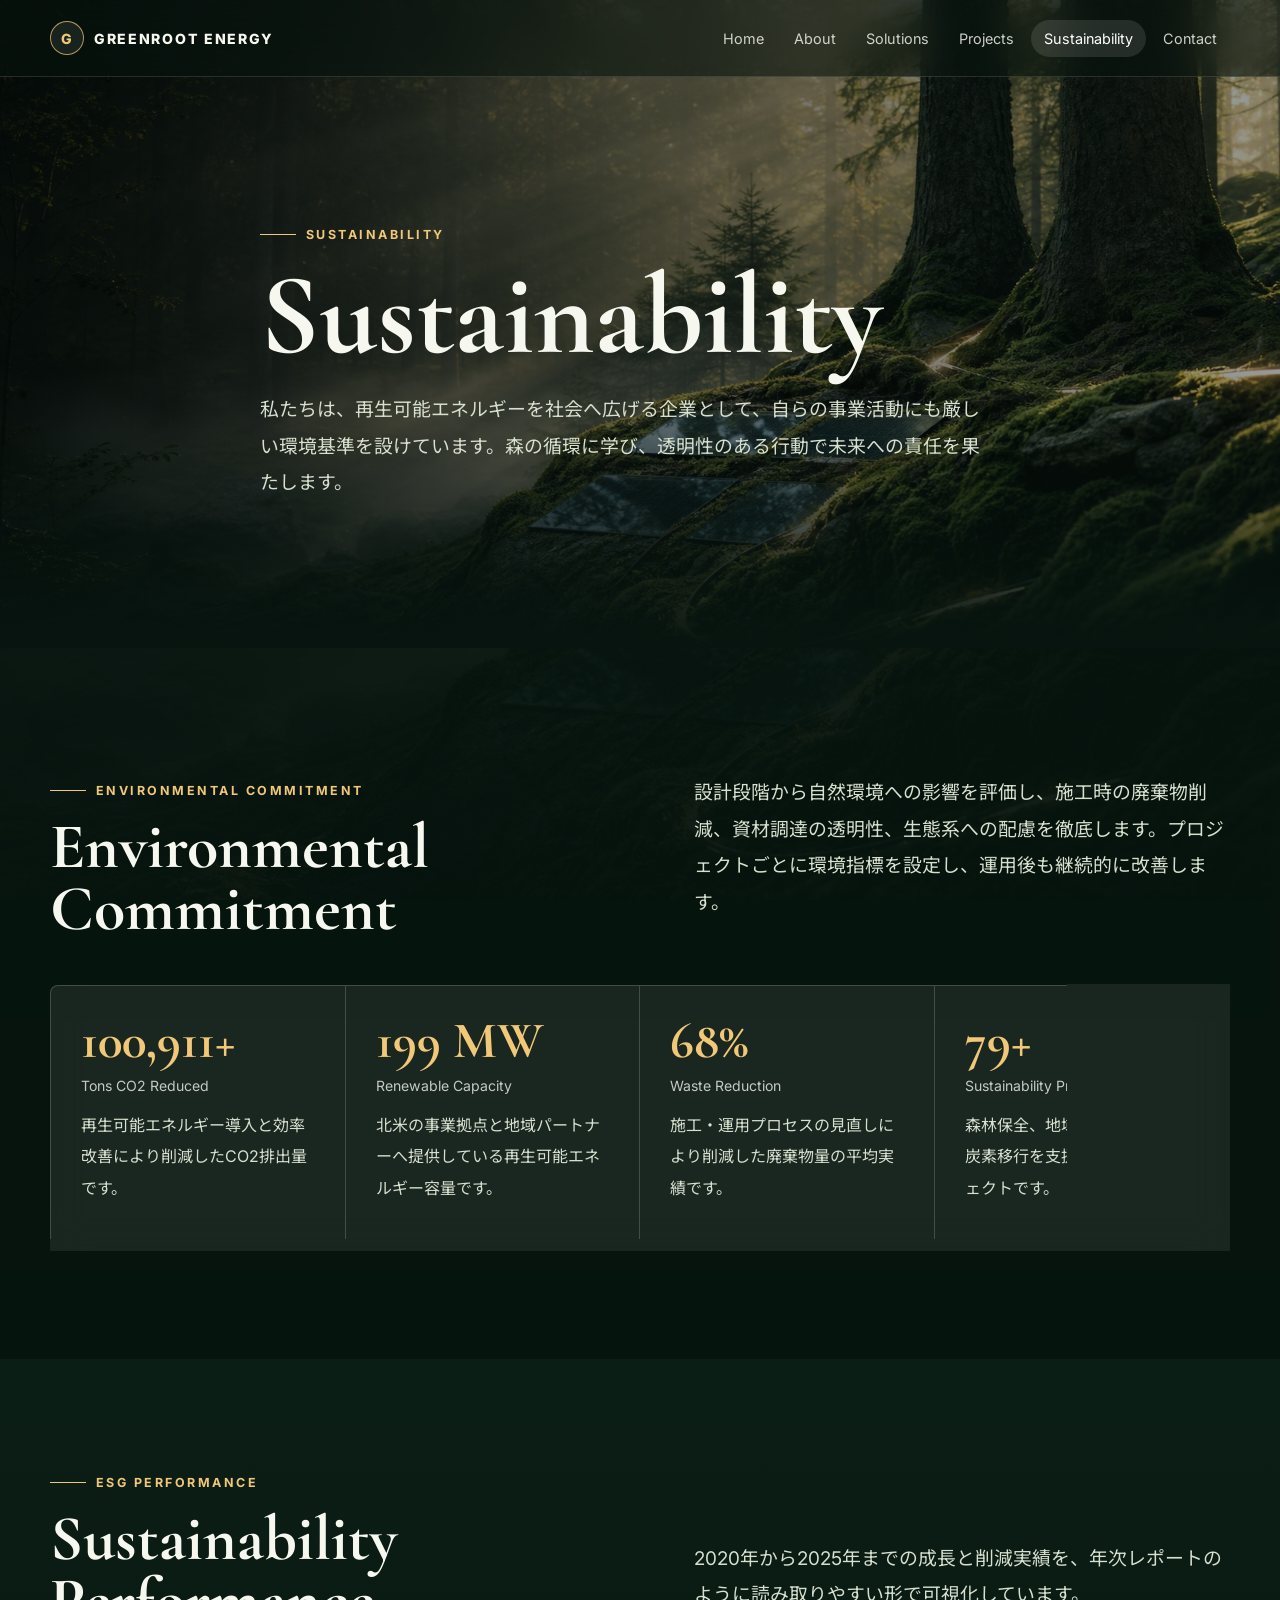
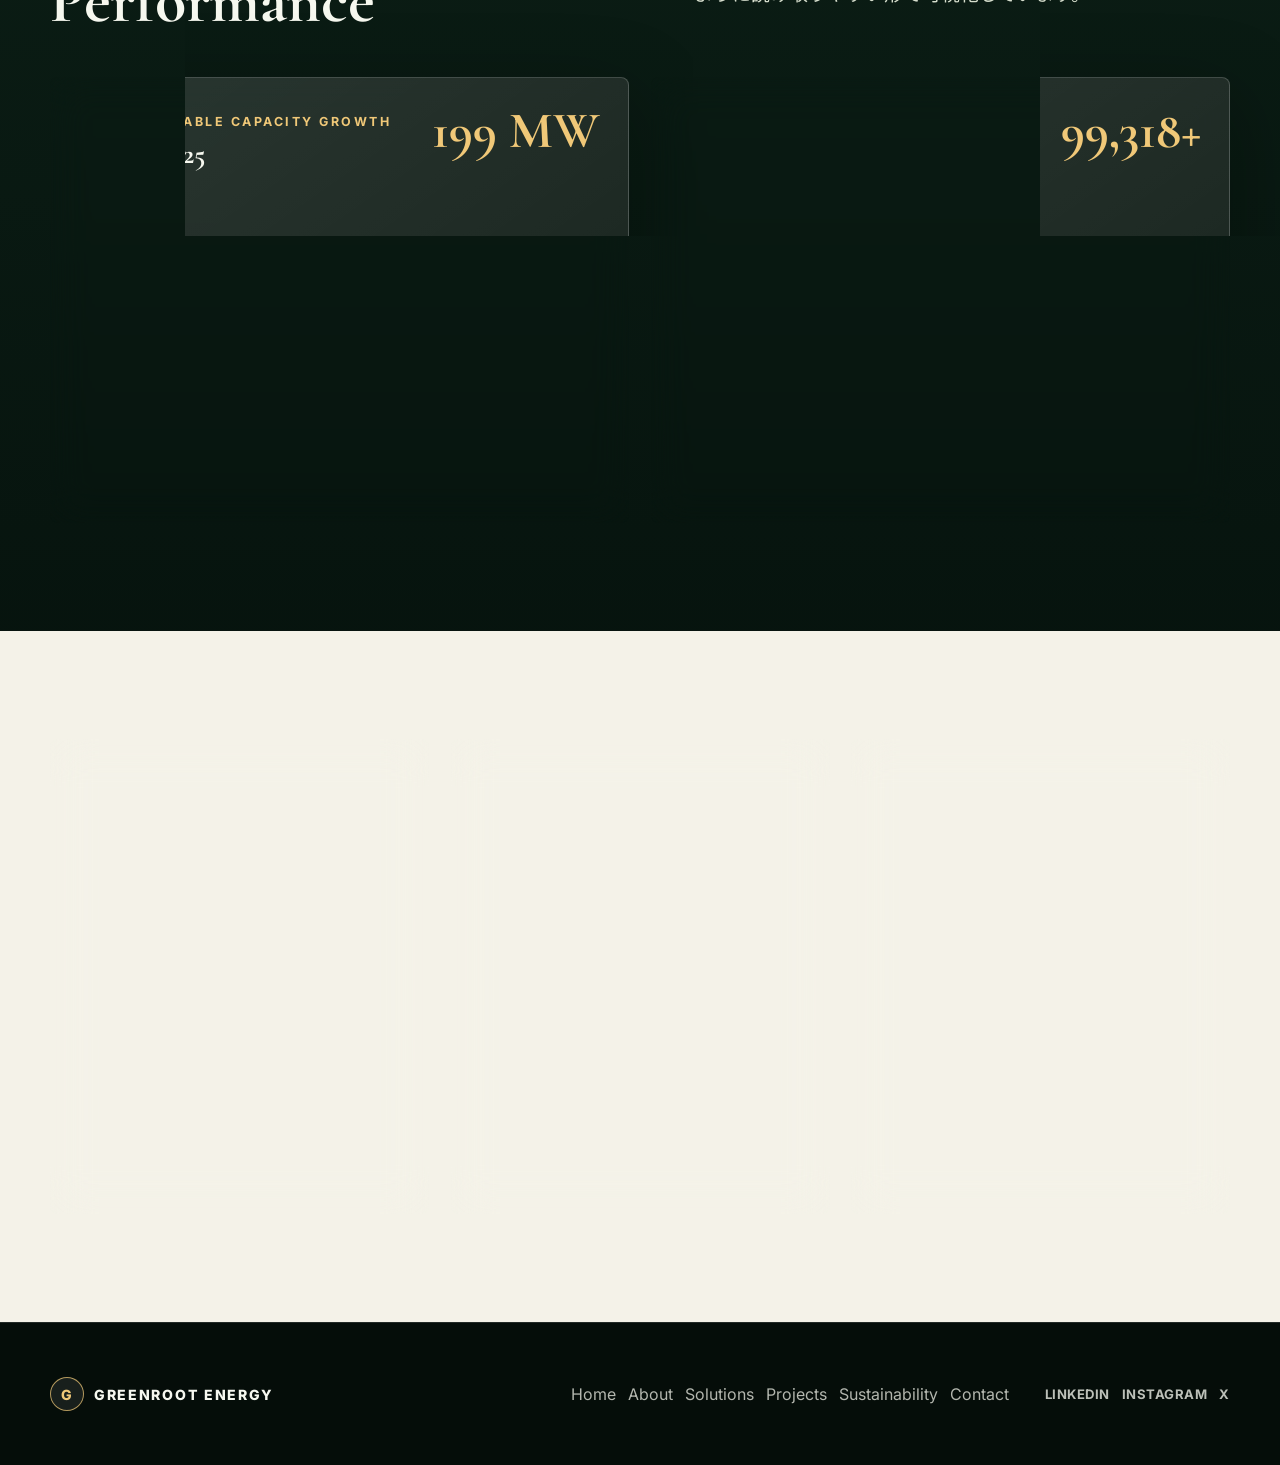
<file: sustainability.html>
<!DOCTYPE html>
<html lang="en">
<head>
  <meta charset="UTF-8">
  <meta name="viewport" content="width=device-width, initial-scale=1.0">
  <title>Sustainability | GREENROOT ENERGY</title>
  <link rel="preconnect" href="https://fonts.googleapis.com">
  <link rel="preconnect" href="https://fonts.gstatic.com" crossorigin>
  <link href="https://fonts.googleapis.com/css2?family=Cormorant+Garamond:wght@600;700&family=Inter:wght@400;600;700;800&family=Noto+Sans+JP:wght@400;500;700&display=swap" rel="stylesheet">
  <link rel="stylesheet" href="assets/css/styles.css">
</head>
<body>
  <header class="site-header">
    <div class="nav-wrap">
      <a class="brand" href="index.html"><span class="brand-mark">G</span><span>GREENROOT ENERGY</span></a>
      <button class="menu-toggle" aria-label="Open navigation" aria-expanded="false"><span></span></button>
      <nav class="nav-links" aria-label="Primary navigation">
        <a href="index.html">Home</a><a href="about.html">About</a><a href="solutions.html">Solutions</a><a href="projects.html">Projects</a><a class="active" href="sustainability.html">Sustainability</a><a href="contact.html">Contact</a>
      </nav>
    </div>
  </header>

  <main>
    <section class="page-hero">
      <div class="container page-hero-content reveal">
        <span class="eyebrow">Sustainability</span>
        <h1>Sustainability</h1>
        <p class="lead">私たちは、再生可能エネルギーを社会へ広げる企業として、自らの事業活動にも厳しい環境基準を設けています。森の循環に学び、透明性のある行動で未来への責任を果たします。</p>
      </div>
    </section>

    <section class="section">
      <div class="container">
        <div class="section-head reveal">
          <div>
            <span class="eyebrow">Environmental Commitment</span>
            <h2>Environmental Commitment</h2>
          </div>
          <p class="lead">設計段階から自然環境への影響を評価し、施工時の廃棄物削減、資材調達の透明性、生態系への配慮を徹底します。プロジェクトごとに環境指標を設定し、運用後も継続的に改善します。</p>
        </div>
        <div class="stats-strip reveal">
          <div class="stat"><strong class="animated-number" data-target="125000" data-suffix="+" data-format="comma">125,000+</strong><span>Tons CO2 Reduced</span><p>再生可能エネルギー導入と効率改善により削減したCO2排出量です。</p></div>
          <div class="stat"><strong class="animated-number" data-target="250" data-suffix=" MW">250 MW</strong><span>Renewable Capacity</span><p>北米の事業拠点と地域パートナーへ提供している再生可能エネルギー容量です。</p></div>
          <div class="stat"><strong class="animated-number" data-target="85" data-suffix="%">85%</strong><span>Waste Reduction</span><p>施工・運用プロセスの見直しにより削減した廃棄物量の平均実績です。</p></div>
          <div class="stat"><strong class="animated-number" data-target="100" data-suffix="+">100+</strong><span>Sustainability Projects</span><p>森林保全、地域電化、企業の脱炭素移行を支援してきたプロジェクトです。</p></div>
        </div>
      </div>
    </section>

    <section class="section alt">
      <div class="container">
        <div class="section-head reveal">
          <div>
            <span class="eyebrow">ESG Performance</span>
            <h2>Sustainability Performance</h2>
          </div>
          <p class="lead">2020年から2025年までの成長と削減実績を、年次レポートのように読み取りやすい形で可視化しています。</p>
        </div>
        <div class="performance-grid">
          <article class="performance-card reveal">
            <div class="performance-topline">
              <div>
                <span class="eyebrow">Renewable Capacity Growth</span>
                <h3>2020 → 2025</h3>
              </div>
              <strong class="animated-number" data-target="250" data-suffix=" MW">250 MW</strong>
            </div>
            <div class="chart-wrap" data-chart>
              <svg class="line-chart" viewBox="0 0 520 220" role="img" aria-label="Renewable capacity growth from 2020 to 2025">
                <defs>
                  <linearGradient id="capacityFill" x1="0" x2="0" y1="0" y2="1">
                    <stop offset="0%" stop-color="#f0c878" stop-opacity="0.34"/>
                    <stop offset="100%" stop-color="#3f7d55" stop-opacity="0"/>
                  </linearGradient>
                </defs>
                <path class="chart-gridline" d="M38 40H492M38 100H492M38 160H492"/>
                <path class="chart-area" d="M40 170 L120 154 L200 134 L280 106 L360 78 L480 42 L480 184 L40 184 Z" fill="url(#capacityFill)"/>
                <path class="chart-line" d="M40 170 L120 154 L200 134 L280 106 L360 78 L480 42"/>
                <g class="chart-points">
                  <circle cx="40" cy="170" r="4"/><circle cx="120" cy="154" r="4"/><circle cx="200" cy="134" r="4"/><circle cx="280" cy="106" r="4"/><circle cx="360" cy="78" r="4"/><circle cx="480" cy="42" r="5"/>
                </g>
              </svg>
              <div class="chart-axis"><span>2020</span><span>2021</span><span>2022</span><span>2023</span><span>2024</span><span>2025</span></div>
            </div>
            <div class="chart-metrics"><span>2020: 92 MW</span><span>2025: 250 MW</span><span>+172%</span></div>
          </article>

          <article class="performance-card reveal">
            <div class="performance-topline">
              <div>
                <span class="eyebrow">CO₂ Reduction Progress</span>
                <h3>2020 → 2025</h3>
              </div>
              <strong class="animated-number" data-target="125000" data-suffix="+" data-format="comma">125,000+</strong>
            </div>
            <div class="chart-wrap" data-chart>
              <svg class="bar-chart" viewBox="0 0 520 220" role="img" aria-label="CO2 reduction progress from 2020 to 2025">
                <defs>
                  <linearGradient id="co2Bar" x1="0" x2="0" y1="0" y2="1">
                    <stop offset="0%" stop-color="#f0c878"/>
                    <stop offset="100%" stop-color="#3f7d55"/>
                  </linearGradient>
                </defs>
                <path class="chart-gridline" d="M38 40H492M38 100H492M38 160H492"/>
                <g class="bars">
                  <rect x="50" y="142" width="38" height="42" rx="3"/>
                  <rect x="128" y="128" width="38" height="56" rx="3"/>
                  <rect x="206" y="110" width="38" height="74" rx="3"/>
                  <rect x="284" y="88" width="38" height="96" rx="3"/>
                  <rect x="362" y="66" width="38" height="118" rx="3"/>
                  <rect x="440" y="38" width="38" height="146" rx="3"/>
                </g>
              </svg>
              <div class="chart-axis"><span>2020</span><span>2021</span><span>2022</span><span>2023</span><span>2024</span><span>2025</span></div>
            </div>
            <div class="chart-metrics"><span>2020: 34K tons</span><span>2025: 125K+ tons</span><span>+268%</span></div>
          </article>
        </div>
      </div>
    </section>

    <section class="section light">
      <div class="container">
        <div class="grid grid-3">
          <article class="glass-card reveal">
            <span class="eyebrow">Carbon Reduction Goals</span>
            <h2>Carbon Reduction Goals</h2>
            <p>2035年までに自社運用における実質排出ゼロを達成し、2040年までに主要パートナーの脱炭素移行を支援することを目標にしています。削減計画は毎年見直し、実績を公開します。</p>
          </article>
          <article class="glass-card reveal">
            <span class="eyebrow">Renewable Energy Impact</span>
            <h2>Renewable Energy Impact</h2>
            <p>発電量だけでなく、地域雇用、災害時の電力確保、環境教育、企業ブランド価値への影響まで測定します。エネルギー転換を社会の前向きな変化へつなげます。</p>
          </article>
          <article class="glass-card reveal">
            <span class="eyebrow">Annual Sustainability Report</span>
            <h2>Annual Sustainability Report</h2>
            <p>年次レポートでは、排出量、再生可能電力比率、資材調達、地域貢献、プロジェクト別成果を整理し、関係者が判断しやすい形で情報を公開します。</p>
          </article>
        </div>
      </div>
    </section>
  </main>

  <footer class="site-footer">
    <div class="container footer-grid">
      <a class="brand" href="index.html"><span class="brand-mark">G</span><span>GREENROOT ENERGY</span></a>
      <nav class="footer-links" aria-label="Footer navigation"><a href="index.html">Home</a><a href="about.html">About</a><a href="solutions.html">Solutions</a><a href="projects.html">Projects</a><a href="sustainability.html">Sustainability</a><a href="contact.html">Contact</a></nav>
      <div class="social-links" aria-label="Social links"><a href="#" aria-label="LinkedIn">LinkedIn</a><a href="#" aria-label="Instagram">Instagram</a><a href="#" aria-label="X">X</a></div>
    </div>
  </footer>
  <script src="assets/js/main.js"></script>
</body>
</html>
</file>
<file: assets/css/styles.css>
:root {
  --forest-950: #07140f;
  --forest-900: #0b1f17;
  --forest-800: #123425;
  --forest-700: #1d4d36;
  --forest-500: #3f7d55;
  --moss: #9aad6f;
  --sage: #c6d6b0;
  --sun: #f0c878;
  --clay: #b98257;
  --fog: rgba(236, 242, 225, 0.74);
  --glass: rgba(255, 255, 255, 0.12);
  --glass-strong: rgba(255, 255, 255, 0.18);
  --line: rgba(255, 255, 255, 0.18);
  --text: #f6f8ef;
  --muted: #d7dfce;
  --ink: #17211b;
  --paper: #f4f2e8;
  --shadow: 0 24px 80px rgba(2, 8, 5, 0.34);
  --radius: 8px;
  --font-display: "Cormorant Garamond", Georgia, serif;
  --font-body: "Inter", "Noto Sans JP", system-ui, sans-serif;
}

* {
  box-sizing: border-box;
}

html {
  scroll-behavior: smooth;
}

body {
  margin: 0;
  font-family: var(--font-body);
  color: var(--text);
  background:
    linear-gradient(180deg, rgba(7, 20, 15, 0.18), rgba(7, 20, 15, 0.9)),
    url("../images/enchanted-forest-energy.jpg") center top / cover fixed,
    var(--forest-950);
  letter-spacing: 0;
}

body::before {
  content: "";
  position: fixed;
  inset: 0;
  pointer-events: none;
  z-index: -1;
  background:
    radial-gradient(ellipse at 35% 8%, rgba(240, 200, 120, 0.16), transparent 38%),
    linear-gradient(105deg, rgba(255, 255, 255, 0.05), transparent 35%),
    rgba(4, 12, 8, 0.32);
}

a {
  color: inherit;
  text-decoration: none;
}

img {
  display: block;
  width: 100%;
}

.site-header {
  position: fixed;
  top: 0;
  left: 0;
  right: 0;
  z-index: 50;
  border-bottom: 1px solid rgba(255, 255, 255, 0.12);
  background: rgba(7, 20, 15, 0.58);
  backdrop-filter: blur(20px);
}

.nav-wrap {
  width: min(1180px, calc(100% - 32px));
  min-height: 76px;
  margin: 0 auto;
  display: flex;
  align-items: center;
  justify-content: space-between;
  gap: 24px;
}

.brand {
  display: flex;
  align-items: center;
  gap: 10px;
  font-weight: 800;
  letter-spacing: 0.12em;
  font-size: 0.88rem;
}

.brand-mark {
  width: 34px;
  height: 34px;
  border: 1px solid rgba(240, 200, 120, 0.72);
  border-radius: 50%;
  display: grid;
  place-items: center;
  color: var(--sun);
  background: rgba(255, 255, 255, 0.08);
}

.nav-links {
  display: flex;
  align-items: center;
  gap: 4px;
}

.nav-links a {
  padding: 10px 13px;
  border-radius: 999px;
  color: rgba(246, 248, 239, 0.82);
  font-size: 0.9rem;
  transition: background 180ms ease, color 180ms ease;
}

.nav-links a:hover,
.nav-links a.active {
  color: #fff;
  background: rgba(255, 255, 255, 0.11);
}

.menu-toggle {
  display: none;
  width: 42px;
  height: 42px;
  border: 1px solid var(--line);
  border-radius: 50%;
  background: rgba(255, 255, 255, 0.1);
  color: var(--text);
}

.menu-toggle span,
.menu-toggle::before,
.menu-toggle::after {
  content: "";
  display: block;
  width: 18px;
  height: 2px;
  margin: 4px auto;
  background: currentColor;
  border-radius: 99px;
}

.hero,
.page-hero {
  min-height: 100svh;
  position: relative;
  display: grid;
  align-items: center;
  overflow: hidden;
}

.hero {
  background:
    linear-gradient(90deg, rgba(3, 9, 6, 0.74), rgba(7, 20, 15, 0.34) 52%, rgba(7, 20, 15, 0.74)),
    url("../images/enchanted-forest-energy.jpg") center / cover no-repeat;
}

.page-hero {
  min-height: 72svh;
  background:
    linear-gradient(90deg, rgba(3, 9, 6, 0.78), rgba(7, 20, 15, 0.42)),
    url("../images/enchanted-forest-energy.jpg") center / cover no-repeat;
}

.hero::after,
.page-hero::after {
  content: "";
  position: absolute;
  inset: auto 0 0;
  height: 34%;
  background: linear-gradient(180deg, transparent, var(--forest-950));
}

.container {
  width: min(1180px, calc(100% - 32px));
  margin: 0 auto;
  position: relative;
  z-index: 1;
}

.hero-content,
.page-hero-content {
  max-width: 760px;
  padding-top: 92px;
}

.eyebrow {
  display: inline-flex;
  align-items: center;
  gap: 10px;
  margin-bottom: 18px;
  color: var(--sun);
  font-size: 0.78rem;
  font-weight: 700;
  letter-spacing: 0.2em;
  text-transform: uppercase;
}

.eyebrow::before {
  content: "";
  width: 36px;
  height: 1px;
  background: currentColor;
}

h1,
h2,
h3 {
  margin: 0;
  font-family: var(--font-display);
  font-weight: 700;
  line-height: 0.98;
  letter-spacing: 0;
}

h1 {
  font-size: clamp(4rem, 12vw, 9.6rem);
}

.page-hero h1 {
  font-size: clamp(3.4rem, 9vw, 7.4rem);
}

h2 {
  font-size: clamp(2.4rem, 5vw, 5rem);
}

h3 {
  font-size: clamp(1.35rem, 2.2vw, 2rem);
}

.subtitle {
  margin: 18px 0 0;
  color: rgba(246, 248, 239, 0.92);
  font-size: clamp(1.08rem, 2.2vw, 1.55rem);
  font-weight: 500;
}

.lead,
p {
  color: var(--muted);
  line-height: 1.95;
  font-size: 1rem;
}

.lead {
  max-width: 720px;
  font-size: clamp(1.02rem, 1.6vw, 1.18rem);
}

.actions {
  display: flex;
  flex-wrap: wrap;
  gap: 14px;
  margin-top: 34px;
}

.btn {
  display: inline-flex;
  align-items: center;
  justify-content: center;
  min-height: 48px;
  padding: 0 22px;
  border: 1px solid transparent;
  border-radius: 999px;
  font-weight: 800;
  transition: transform 180ms ease, background 180ms ease, border 180ms ease;
}

.btn:hover {
  transform: translateY(-2px);
}

.btn-primary {
  background: var(--text);
  color: var(--forest-950);
}

.btn-secondary {
  border-color: rgba(255, 255, 255, 0.42);
  background: rgba(255, 255, 255, 0.09);
  backdrop-filter: blur(14px);
}

.section {
  padding: 108px 0;
  background: rgba(7, 20, 15, 0.9);
}

.section.alt {
  background: linear-gradient(180deg, rgba(12, 31, 23, 0.94), rgba(7, 20, 15, 0.94));
}

.section.light {
  background: var(--paper);
  color: var(--ink);
}

.section.light p,
.section.light .lead {
  color: #465149;
}

.section-head {
  display: grid;
  grid-template-columns: minmax(0, 0.95fr) minmax(280px, 0.85fr);
  gap: 44px;
  align-items: end;
  margin-bottom: 44px;
}

.grid {
  display: grid;
  gap: 22px;
}

.grid-2 {
  grid-template-columns: repeat(2, minmax(0, 1fr));
}

.grid-3 {
  grid-template-columns: repeat(3, minmax(0, 1fr));
}

.grid-4 {
  grid-template-columns: repeat(4, minmax(0, 1fr));
}

.glass-card,
.metric-card,
.project-card,
.contact-card {
  border: 1px solid var(--line);
  border-radius: var(--radius);
  background: linear-gradient(145deg, var(--glass-strong), rgba(255, 255, 255, 0.07));
  box-shadow: var(--shadow);
  backdrop-filter: blur(20px);
}

.glass-card {
  padding: 28px;
}

.glass-card h3,
.metric-card h3,
.project-card h3 {
  margin-bottom: 14px;
}

.icon {
  width: 46px;
  height: 46px;
  display: grid;
  place-items: center;
  margin-bottom: 24px;
  border-radius: 50%;
  border: 1px solid rgba(240, 200, 120, 0.42);
  color: var(--sun);
  background: rgba(240, 200, 120, 0.09);
}

.stats-strip {
  display: grid;
  grid-template-columns: repeat(4, minmax(0, 1fr));
  border: 1px solid var(--line);
  border-radius: var(--radius);
  overflow: hidden;
  background: rgba(255, 255, 255, 0.08);
  backdrop-filter: blur(18px);
}

.stat {
  padding: 30px;
  border-right: 1px solid var(--line);
}

.stat:last-child {
  border-right: 0;
}

.stat strong,
.animated-number {
  display: block;
  color: var(--sun);
  font-family: var(--font-display);
  font-size: clamp(2.2rem, 4vw, 4rem);
  line-height: 1;
}

.stat span {
  display: block;
  margin-top: 10px;
  color: rgba(246, 248, 239, 0.78);
  font-size: 0.88rem;
}

.feature-media {
  min-height: 440px;
  border-radius: var(--radius);
  overflow: hidden;
  border: 1px solid var(--line);
  background:
    linear-gradient(180deg, transparent, rgba(7, 20, 15, 0.72)),
    url("../images/enchanted-forest-energy.jpg") center / cover no-repeat;
  box-shadow: var(--shadow);
}

.project-card {
  overflow: hidden;
}

.project-image {
  aspect-ratio: 16 / 10;
  position: relative;
  overflow: hidden;
  background: var(--forest-900);
}

.project-image::after {
  content: "";
  position: absolute;
  inset: 0;
  background:
    linear-gradient(180deg, rgba(7, 20, 15, 0.02), rgba(7, 20, 15, 0.7)),
    linear-gradient(115deg, rgba(240, 200, 120, 0.12), transparent 42%);
  pointer-events: none;
}

.project-image img {
  width: 100%;
  height: 100%;
  object-fit: cover;
  filter: saturate(1.05) contrast(1.02);
  transform: scale(1.001);
  transition: transform 700ms ease, filter 700ms ease;
}

.project-card:hover .project-image img {
  filter: saturate(1.14) contrast(1.05);
  transform: scale(1.055);
}

.project-body {
  padding: 24px;
}

.impact-list {
  display: grid;
  grid-template-columns: repeat(3, 1fr);
  gap: 10px;
  margin-top: 20px;
}

.impact-list span {
  min-height: 64px;
  padding: 12px;
  border: 1px solid rgba(255, 255, 255, 0.15);
  border-radius: var(--radius);
  color: var(--sun);
  background: rgba(255, 255, 255, 0.07);
  font-weight: 800;
  font-size: 0.82rem;
}

.values-list {
  display: grid;
  gap: 18px;
}

.value-row {
  display: grid;
  grid-template-columns: 220px 1fr;
  gap: 24px;
  padding: 26px 0;
  border-bottom: 1px solid rgba(255, 255, 255, 0.15);
}

.value-row:last-child {
  border-bottom: 0;
}

.timeline {
  display: grid;
  gap: 18px;
}

.timeline-item {
  display: grid;
  grid-template-columns: 110px 1fr;
  gap: 24px;
  padding: 24px;
  border: 1px solid var(--line);
  border-radius: var(--radius);
  background: rgba(255, 255, 255, 0.08);
}

.contact-layout {
  display: grid;
  grid-template-columns: 1.1fr 0.8fr;
  gap: 26px;
  align-items: start;
}

.contact-card {
  padding: 28px;
}

.form-grid {
  display: grid;
  grid-template-columns: repeat(2, 1fr);
  gap: 16px;
}

.field.full {
  grid-column: 1 / -1;
}

label {
  display: block;
  margin-bottom: 8px;
  color: rgba(246, 248, 239, 0.82);
  font-size: 0.86rem;
  font-weight: 700;
}

input,
textarea {
  width: 100%;
  border: 1px solid rgba(255, 255, 255, 0.18);
  border-radius: var(--radius);
  padding: 14px 15px;
  color: var(--text);
  background: rgba(255, 255, 255, 0.09);
  font: inherit;
  outline: 0;
}

textarea {
  min-height: 160px;
  resize: vertical;
}

input:focus,
textarea:focus {
  border-color: rgba(240, 200, 120, 0.76);
}

.info-list {
  display: grid;
  gap: 18px;
}

.info-list div {
  padding-bottom: 18px;
  border-bottom: 1px solid rgba(255, 255, 255, 0.14);
}

.info-list div:last-child {
  border-bottom: 0;
}

.info-list strong {
  display: block;
  margin-bottom: 6px;
  color: var(--sun);
}

.info-list a {
  color: rgba(246, 248, 239, 0.82);
  text-decoration: none;
  transition: color 180ms ease;
}

.info-list a:hover {
  color: var(--sun);
}

.success-modal {
  position: fixed;
  inset: 0;
  z-index: 100;
  display: grid;
  place-items: center;
  padding: 24px;
  background: rgba(4, 12, 8, 0.72);
  backdrop-filter: blur(18px);
  opacity: 0;
  visibility: hidden;
  transition: opacity 260ms ease, visibility 260ms ease;
}

.success-modal.open {
  opacity: 1;
  visibility: visible;
}

.success-dialog {
  position: relative;
  width: min(560px, 100%);
  padding: 38px;
  border: 1px solid rgba(240, 200, 120, 0.34);
  border-radius: var(--radius);
  background:
    linear-gradient(145deg, rgba(255, 255, 255, 0.16), rgba(255, 255, 255, 0.08)),
    rgba(11, 31, 23, 0.92);
  box-shadow: var(--shadow);
  transform: translateY(16px) scale(0.98);
  transition: transform 260ms ease;
}

.success-modal.open .success-dialog {
  transform: translateY(0) scale(1);
}

.success-close {
  position: absolute;
  top: 16px;
  right: 16px;
  width: 38px;
  height: 38px;
  border: 1px solid var(--line);
  border-radius: 50%;
  color: var(--text);
  background: rgba(255, 255, 255, 0.09);
  font-size: 1.4rem;
  line-height: 1;
  cursor: pointer;
}

.success-mark {
  width: 58px;
  height: 58px;
  display: grid;
  place-items: center;
  margin-bottom: 22px;
  border: 1px solid rgba(240, 200, 120, 0.52);
  border-radius: 50%;
  color: var(--sun);
  background: rgba(240, 200, 120, 0.1);
  font-weight: 800;
}

.success-dialog h2 {
  font-size: clamp(2.7rem, 7vw, 4.8rem);
  margin-bottom: 18px;
}

.success-dialog p {
  margin: 8px 0 0;
}

.performance-grid {
  display: grid;
  grid-template-columns: repeat(2, minmax(0, 1fr));
  gap: 22px;
}

.performance-card {
  padding: 28px;
  border: 1px solid var(--line);
  border-radius: var(--radius);
  background:
    linear-gradient(145deg, rgba(255, 255, 255, 0.14), rgba(255, 255, 255, 0.06)),
    rgba(7, 20, 15, 0.58);
  box-shadow: var(--shadow);
  backdrop-filter: blur(20px);
  overflow: hidden;
}

.performance-topline {
  display: flex;
  justify-content: space-between;
  gap: 22px;
  align-items: flex-start;
  margin-bottom: 18px;
}

.performance-topline .eyebrow {
  margin-bottom: 12px;
}

.performance-topline strong {
  color: var(--sun);
  font-family: var(--font-display);
  font-size: clamp(2rem, 4vw, 3.4rem);
  line-height: 1;
  text-align: right;
  white-space: nowrap;
}

.chart-wrap {
  padding: 16px 0 0;
}

.line-chart,
.bar-chart {
  width: 100%;
  height: auto;
  overflow: visible;
}

.chart-gridline {
  fill: none;
  stroke: rgba(255, 255, 255, 0.12);
  stroke-width: 1;
}

.chart-line {
  fill: none;
  stroke: var(--sun);
  stroke-width: 4;
  stroke-linecap: round;
  stroke-linejoin: round;
  stroke-dasharray: 620;
  stroke-dashoffset: 620;
}

.chart-area {
  opacity: 0;
  transition: opacity 800ms ease 360ms;
}

.chart-points circle {
  fill: var(--forest-950);
  stroke: var(--sun);
  stroke-width: 3;
  opacity: 0;
  transform: translateY(8px);
  transition: opacity 420ms ease, transform 420ms ease;
}

.bars rect {
  fill: url(#co2Bar);
  transform: scaleY(0);
  transform-box: fill-box;
  transform-origin: center bottom;
  transition: transform 760ms cubic-bezier(0.22, 1, 0.36, 1);
}

.chart-wrap.active .chart-line {
  animation: drawLine 1400ms ease forwards;
}

.chart-wrap.active .chart-area {
  opacity: 1;
}

.chart-wrap.active .chart-points circle {
  opacity: 1;
  transform: translateY(0);
}

.chart-wrap.active .chart-points circle:nth-child(2),
.chart-wrap.active .bars rect:nth-child(2) {
  transition-delay: 120ms;
}

.chart-wrap.active .chart-points circle:nth-child(3),
.chart-wrap.active .bars rect:nth-child(3) {
  transition-delay: 220ms;
}

.chart-wrap.active .chart-points circle:nth-child(4),
.chart-wrap.active .bars rect:nth-child(4) {
  transition-delay: 320ms;
}

.chart-wrap.active .chart-points circle:nth-child(5),
.chart-wrap.active .bars rect:nth-child(5) {
  transition-delay: 420ms;
}

.chart-wrap.active .chart-points circle:nth-child(6),
.chart-wrap.active .bars rect:nth-child(6) {
  transition-delay: 520ms;
}

.chart-wrap.active .bars rect {
  transform: scaleY(1);
}

.chart-axis,
.chart-metrics {
  display: grid;
  grid-template-columns: repeat(6, 1fr);
  gap: 8px;
  color: rgba(246, 248, 239, 0.64);
  font-size: 0.74rem;
  font-weight: 700;
}

.chart-axis span:last-child,
.chart-metrics span:last-child {
  color: var(--sun);
}

.chart-metrics {
  grid-template-columns: repeat(3, 1fr);
  margin-top: 18px;
  padding-top: 18px;
  border-top: 1px solid rgba(255, 255, 255, 0.14);
  font-size: 0.82rem;
}

@keyframes drawLine {
  to {
    stroke-dashoffset: 0;
  }
}

.site-footer {
  padding: 54px 0;
  border-top: 1px solid rgba(255, 255, 255, 0.12);
  background: #050d09;
}

.footer-grid {
  display: grid;
  grid-template-columns: 1fr auto auto;
  gap: 36px;
  align-items: center;
}

.footer-links,
.social-links {
  display: flex;
  flex-wrap: wrap;
  gap: 12px;
}

.footer-links a {
  color: rgba(246, 248, 239, 0.72);
}

.social-links a {
  position: relative;
  color: rgba(246, 248, 239, 0.76);
  font-size: 0.82rem;
  font-weight: 700;
  letter-spacing: 0.04em;
  text-transform: uppercase;
  transition: color 180ms ease;
}

.social-links a::after {
  position: absolute;
  right: 0;
  bottom: -5px;
  left: 0;
  height: 1px;
  background: var(--sun);
  content: "";
  opacity: 0;
  transform: scaleX(0.45);
  transform-origin: center;
  transition: opacity 180ms ease, transform 180ms ease;
}

.footer-links a:hover,
.social-links a:hover {
  color: var(--sun);
}

.social-links a:hover::after {
  opacity: 1;
  transform: scaleX(1);
}

.reveal {
  opacity: 0;
  transform: translateY(24px);
  transition: opacity 700ms ease, transform 700ms ease;
}

.reveal.visible {
  opacity: 1;
  transform: translateY(0);
}

@media (max-width: 920px) {
  .menu-toggle {
    display: block;
  }

  .nav-links {
    position: absolute;
    top: 76px;
    left: 16px;
    right: 16px;
    display: none;
    flex-direction: column;
    align-items: stretch;
    padding: 14px;
    border: 1px solid var(--line);
    border-radius: var(--radius);
    background: rgba(7, 20, 15, 0.94);
    backdrop-filter: blur(20px);
  }

  .nav-links.open {
    display: flex;
  }

  .nav-links a {
    border-radius: var(--radius);
  }

  .section-head,
  .contact-layout,
  .performance-grid,
  .footer-grid {
    grid-template-columns: 1fr;
  }

  .grid-4,
  .grid-3,
  .grid-2,
  .stats-strip {
    grid-template-columns: 1fr 1fr;
  }

  .stat:nth-child(2) {
    border-right: 0;
  }

  .stat:nth-child(1),
  .stat:nth-child(2) {
    border-bottom: 1px solid var(--line);
  }
}

@media (max-width: 640px) {
  .nav-wrap,
  .container {
    width: min(100% - 24px, 1180px);
  }

  .brand span:last-child {
    max-width: 140px;
    line-height: 1.2;
  }

  h1 {
    font-size: clamp(3.4rem, 18vw, 5rem);
  }

  .page-hero h1 {
    font-size: clamp(3rem, 16vw, 4.6rem);
  }

  .section {
    padding: 78px 0;
  }

  .grid-4,
  .grid-3,
  .grid-2,
  .stats-strip,
  .form-grid,
  .impact-list,
  .value-row,
  .timeline-item {
    grid-template-columns: 1fr;
  }

  .stat {
    border-right: 0;
    border-bottom: 1px solid var(--line);
  }

  .stat:last-child {
    border-bottom: 0;
  }

  .actions {
    flex-direction: column;
    align-items: stretch;
  }

  .btn {
    width: 100%;
  }

  .success-dialog,
  .performance-card {
    padding: 24px;
  }

  .performance-topline {
    display: grid;
  }

  .performance-topline strong {
    text-align: left;
  }

  .chart-axis {
    font-size: 0.66rem;
  }
}
</file>
